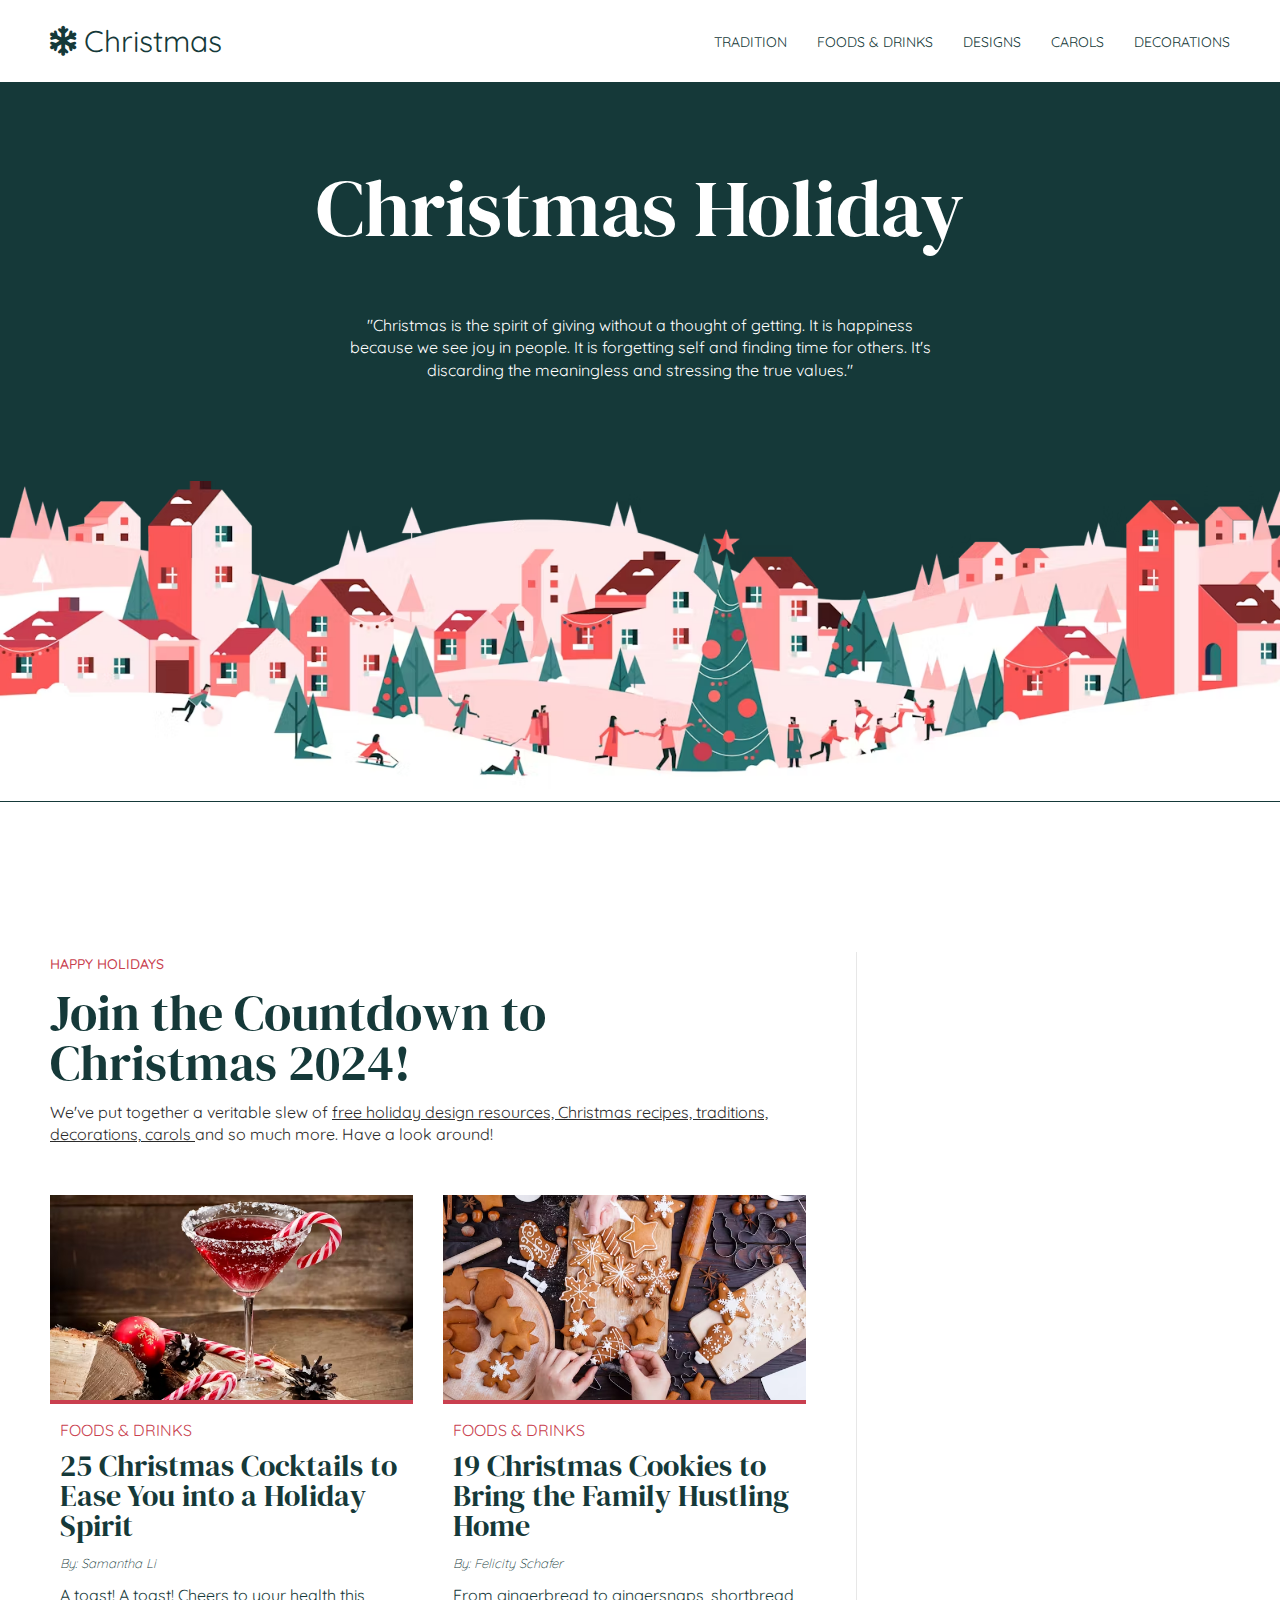
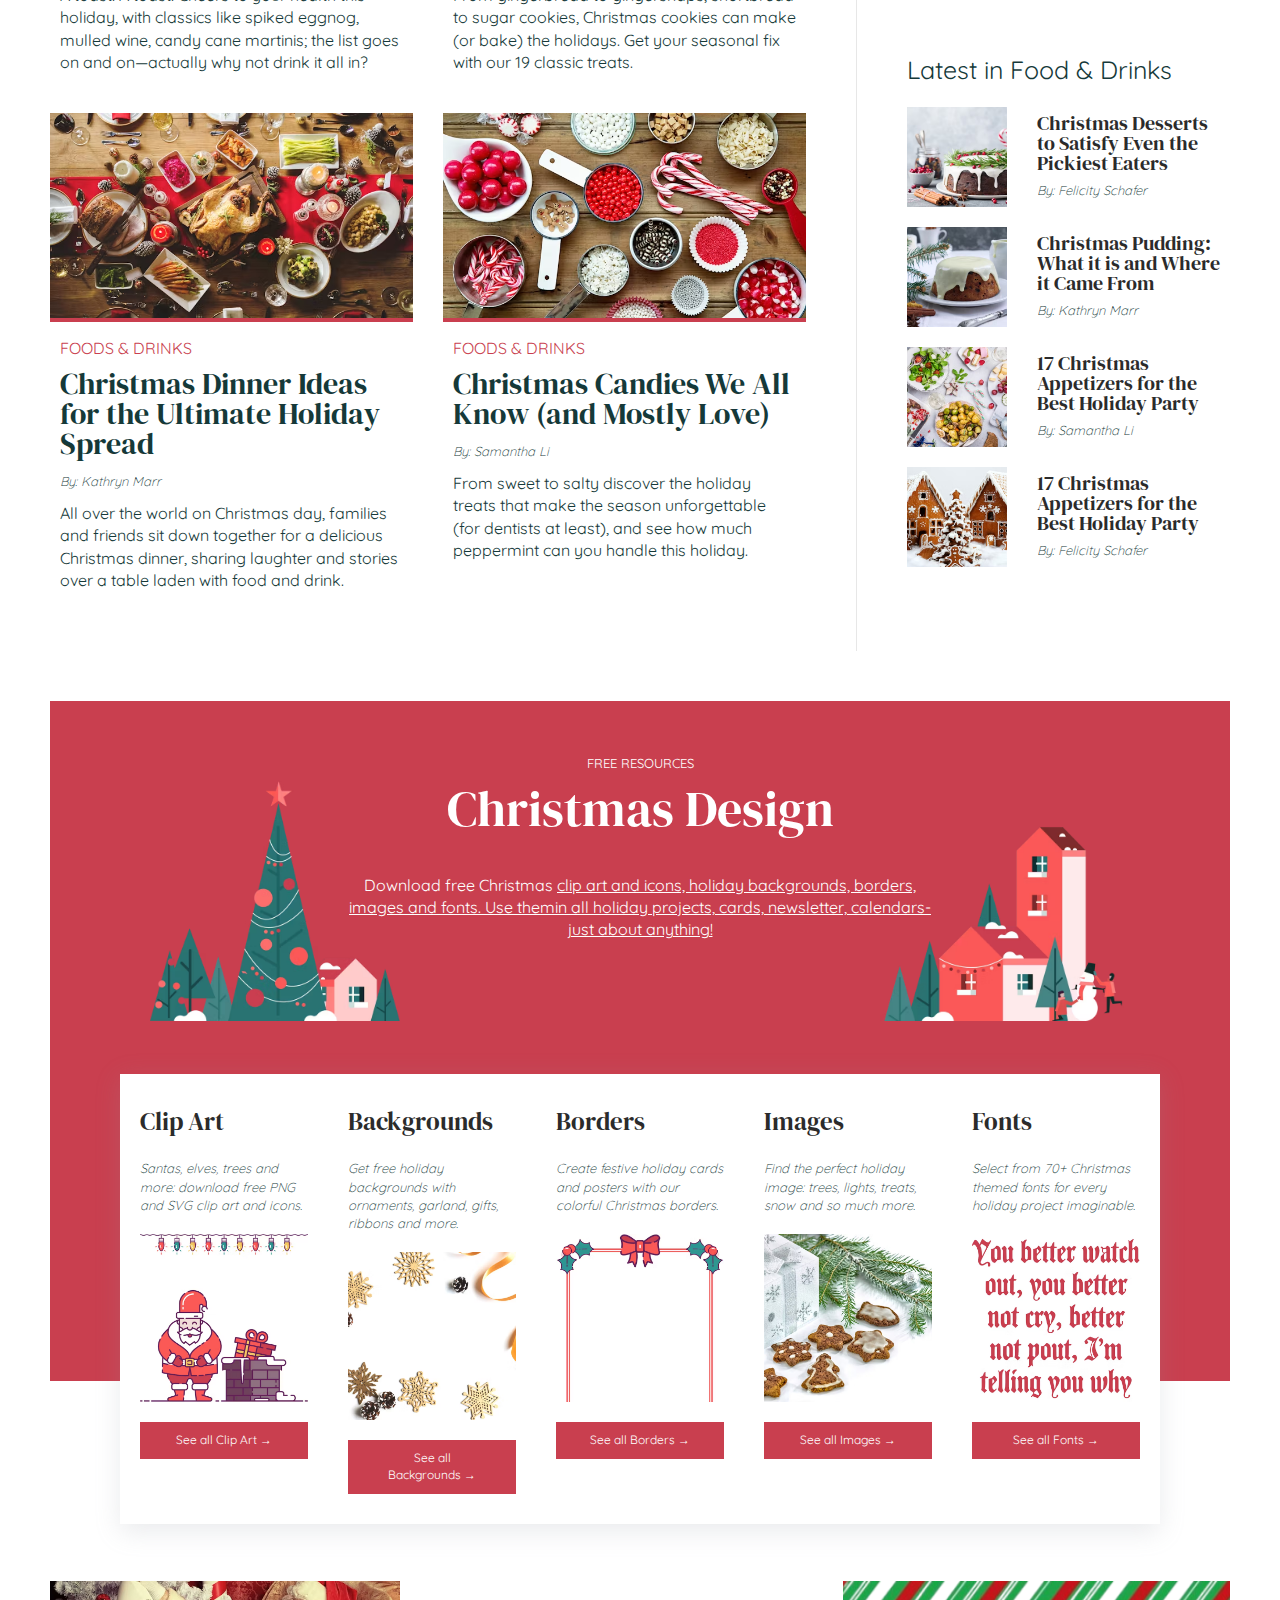
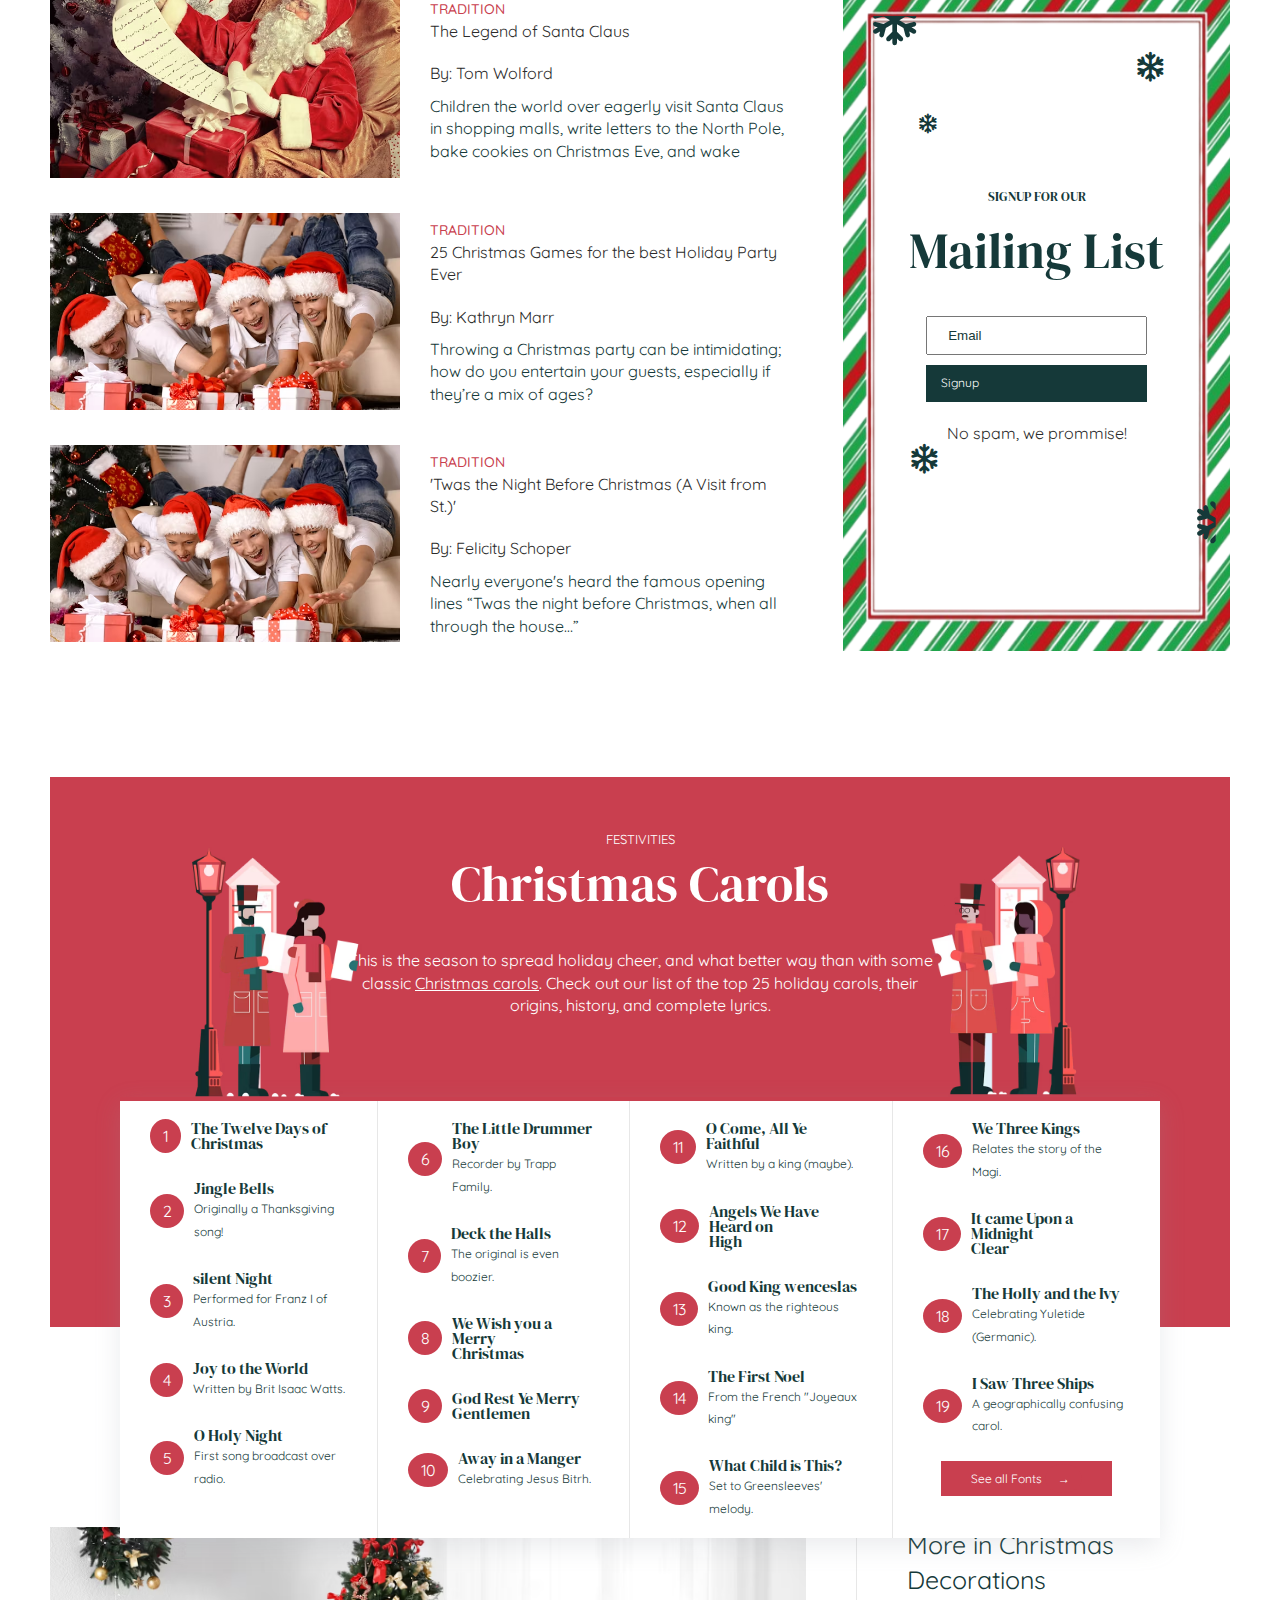
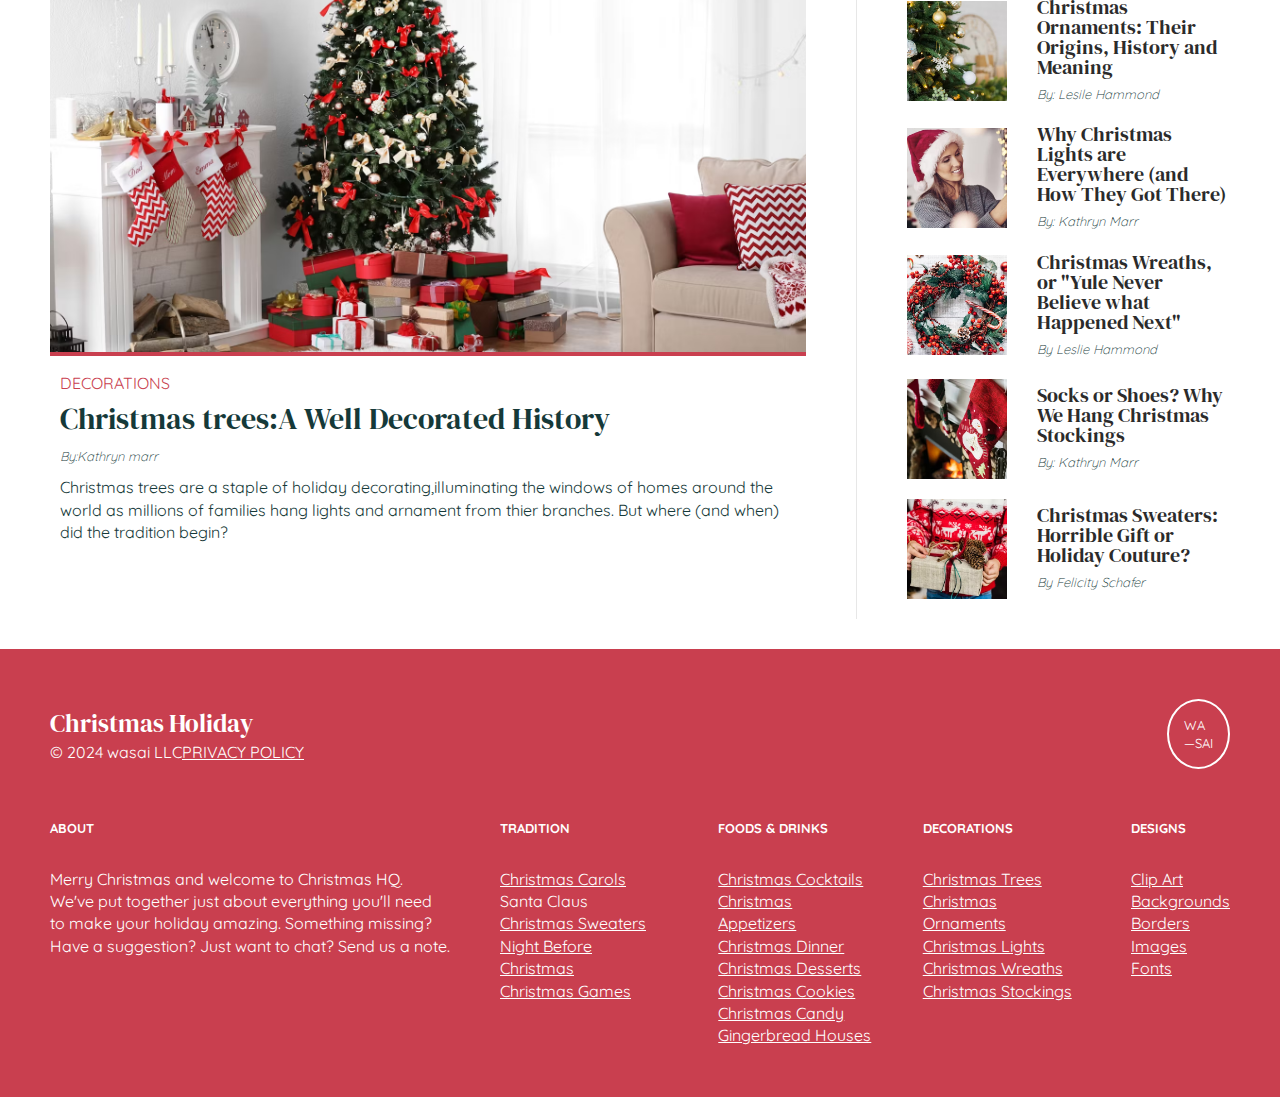
<file: index.html>
<!DOCTYPE html>
<html lang="en">
<head>
    <meta charset="UTF-8">
    <meta name="viewport" content="width=device-width, initial-scale=1.0">
    <title>Christmas Holiday</title>
    <link rel="icon" href="./IMG/logo.jpg" />
    <link rel="stylesheet" href="./style.css">
    <link rel="stylesheet" href="https://cdnjs.cloudflare.com/ajax/libs/font-awesome/6.7.1/css/all.min.css">
</head>
<body>
    <!-- HEADER  -->
    <header class="header">
      <div class="container">
          <div class="header__wrapper">
              <div class="header__logo">
                  <a href="./index.html"><i class="fa-solid fa-snowflake"></i> Christmas</a>
              </div>
              <ul class="header__nav">
                <li><a href="./tradition.html" >Tradition</a></li>
                <li><a href="./foods&drinks.html">Foods & Drinks</a></li>
                <li><a href="./design.html">Designs</a></li>
                <li><a href="./carols.html">Carols</a></li>
                <li><a href="./decor.html">Decorations</a></li>
              </ul>
              <div class="toggle__menu">
                <span></span>
                <span></span>
                <span></span>
              </div>
          </div>
      </div>
    </header>

    <!-- BANNER -->
    <section class="homeBanner">
        <div class="homeBanner__wrapper">
            <h1>Christmas Holiday</h1>
            <p>
                "Christmas is the spirit of giving without a thought of getting. It is
          happiness because we see joy in people. It is forgetting self and
          finding time for others. It's discarding the meaningless and stressing
          the true values."
  
            </p>        
            <img src="./IMG/banner.avif" alt="">
        </div>
    </section>
<!-- HOLIDAY -->
<section class="homeHoliday">
    <div class="container">
      <div class="homeHoliday__wrapper">
        <div class="homeHoliday__left">
          <small>HAPPY HOLIDAYS</small>
          <h2>Join the Countdown to Christmas 2024!</h2>
          <p>
            We've put together a veritable slew of
            <span
              >free holiday design resources, Christmas recipes, traditions,
              decorations, carols
            </span>
            and so much more. Have a look around!
          </p>
          <div class="homeHoliday__cards">
            <div class="card">
              <img src="./IMG/christmas-cocktails.avif" alt="" />
              <div class="card__details">
                <span>FOODS & DRINKS</span>
                <h3>
                  25 Christmas Cocktails to Ease You into a Holiday Spirit
                </h3>
                <small>By: Samantha Li</small>
                <p>
                  A toast! A toast! Cheers to your health this holiday, with
                  classics like spiked eggnog, mulled wine, candy cane
                  martinis; the list goes on and on—actually why not drink it
                  all in?
                </p>
              </div>
            </div>
            <div class="card">
              <img src="./IMG/christmas-cookies.avif" alt="" />
              <div class="card__details">
                <span>FOODS & DRINKS</span>
                <h3>
                  19 Christmas Cookies to Bring the Family Hustling Home
                </h3>
                <small>By: Felicity Schafer</small>
                <p>
                  From gingerbread to gingersnaps, shortbread to sugar
                  cookies, Christmas cookies can make (or bake) the holidays.
                  Get your seasonal fix with our 19 classic treats.
                </p>
              </div>
            </div>
            <div class="card">
              <img src="./IMG/christmas-dinner.avif" alt="" />
              <div class="card__details">
                <span>FOODS & DRINKS</span>
                <h3>
                  Christmas Dinner Ideas for the Ultimate Holiday Spread
                </h3>
                <small>By: Kathryn Marr</small>
                <p>
                  All over the world on Christmas day, families and friends
                  sit down together for a delicious Christmas dinner, sharing
                  laughter and stories over a table laden with food and drink.
                </p>
              </div>
            </div>
            <div class="card">
              <img src="./IMG/christmas-candy.avif" alt="" />
              <div class="card__details">
                <span>FOODS & DRINKS</span>
                <h3>Christmas Candies We All Know (and Mostly Love)</h3>
                <small>By: Samantha Li</small>
                <p>
                  From sweet to salty discover the holiday treats that make
                  the season unforgettable (for dentists at least), and see
                  how much peppermint can you handle this holiday.
                </p>
              </div>
            </div>
          </div>
        </div>
        <div class="homeHoliday__right">
          <h4>Latest in Food & Drinks</h4>
          <div class="item">
            <img src="./IMG/christmas-desserts.avif" alt="" />
            <div class="item__details">
              <h5>Christmas Desserts to Satisfy Even the Pickiest Eaters</h5>
              <small>By: Felicity Schafer</small>
            </div>
          </div>
          <div class="item">
            <img src="./IMG/christmas-pudding.avif" alt="" />
            <div class="item__details">
              <h5>Christmas Pudding: What it is and Where it Came From</h5>
              <small>By: Kathryn Marr</small>
            </div>
          </div>
          <div class="item">
            <img src="./IMG/christmas-appetizers.avif" alt="" />
            <div class="item__details">
              <h5>17 Christmas Appetizers for the Best Holiday Party</h5>
              <small>By: Samantha Li</small>
            </div>
          </div>
          <div class="item">
            <img src="./IMG/gingerbread-houses.avif" alt="" />
            <div class="item__details">
              <h5>17 Christmas Appetizers for the Best Holiday Party</h5>
              <small>By: Felicity Schafer</small>
            </div>
          </div>
        </div>
      </div>
    </div>
  </section>

  <!-- DESIGN -->
   <section class="homeDesign">
    <div class="container">
        <div class="homeDesign__wrapper">
            <div class="homeDesign__details">
                <small>FREE RESOURCES</small>
                <H2>Christmas Design</H2>
                <p>Download free Christmas 
                <span>clip art and icons, holiday backgrounds,
                      borders, images
                    <span>
                        and <span>fonts</span>. Use themin all holiday projects,
                        cards, newsletter, calendars-just about anything!
                </p>
            </div>
            <div class="homeDesign__img">
                <img src="./IMG/christmas-designs-left.avif" alt="" />
                <img src="./IMG/christmas-designs-right.avif" alt="" />
            </div>
            <div class="homeDesign__content">
                <div class="homeDesign__card">
                    <h4>Clip Art</h4>
                    <small>
                        Santas, elves, trees and more: download free PNG and SVG clip
                        art and icons.
                    </small>
                    <img src="./IMG/christmas-designs-clip-art.avif" alt="">
                    <a href="" class="btn bg--red"> See all Clip Art <span>&#8594;</span></a>
                </div>
                <div class="homeDesign__card">
                    <h4>Backgrounds</h4>
                    <small>
                        Get free holiday backgrounds with ornaments, garland, gifts,
                        ribbons and more.
                    </small>
                    <img src="./IMG/christmas-designs-backgrounds.avif" alt="">
                    <a href="" class="btn bg--red"> See all Backgrounds <span>&#8594;</span></a>
                </div>
                <div class="homeDesign__card">
                    <h4>Borders</h4>
                    <small>
                        Create festive holiday cards and posters with our colorful
                        Christmas borders.
                    </small>
                    <img src="./IMG/christmas-designs-borders.avif" alt="">
                    <a href="" class="btn bg--red"> See all Borders <span>&#8594;</span></a>
                </div>
                <div class="homeDesign__card">
                    <h4>Images</h4>
                    <small>
                        Find the perfect holiday image: trees, lights, treats, snow and
                        so much more.
                    </small>
                    <img src="./IMG/christmas-designs-images.avif" alt="">
                    <a href="" class="btn bg--red"> See all Images <span>&#8594;</span></a>
                </div>
                <div class="homeDesign__card">
                    <h4>Fonts</h4>
                    <small>
                        Select from 70+ Christmas themed fonts for every holiday
                        project imaginable.
                    </small>
                    <img src="./IMG/christmas-designs-fonts.avif" alt="">
                    <a href="" class="btn bg--red"> See all Fonts <span>&#8594;</span></a>
                </div>
            </div>
        </div>
    </div>
   </section>

   <!-- TRADITION -->
    <section class="homeTradition">
        <div class="container">
            <div class="homeTradition__wrapper">
                <div class="homeTradition__content">
                    <div class="homeTradition__item">
                        <img src="./IMG/santa-claus.avif" alt="" />
                        <div class="homeTradition__item--details">
                            <div class="homeTradition__item--title">
                                <span>TRADITION</span>
                                <H4>The Legend of Santa Claus</H4>
                            </div>
                            <small>By: Tom Wolford</small>
                            <p>
                                Children the world over eagerly visit Santa Claus in shopping
                                malls, write letters to the North Pole, bake cookies on
                                Christmas Eve, and wake
                            </p>
                        </div>
                    </div>
                    <div class="homeTradition__item">
                        <img src="./IMG/christmas-games.avif" alt="" />
                        <div class="homeTradition__item--details">
                            <div class="homeTradition__item--title">
                                <span>TRADITION</span>
                                <H4>25 Christmas Games for the best Holiday Party Ever </H4>
                            </div>
                            <small>By: Kathryn Marr</small>
                            <p>
                                Throwing a Christmas party can be intimidating; how do you
                                entertain your guests, especially if they’re a mix of ages?
                            </p>
                        </div>
                    </div>
                    <div class="homeTradition__item">
                        <img src="./IMG/christmas-games.avif" alt="" />
                        <div class="homeTradition__item--details">
                            <div class="homeTradition__item--title">
                                <span>TRADITION</span>
                                <h4>'Twas the Night Before Christmas (A Visit from St.)'</h4>
                            </div>
                            <small>By: Felicity Schoper</small>
                            <p>
                                Nearly everyone's heard the famous opening lines “Twas the
                                night before Christmas, when all through the house…”

                            </p>
                        </div>
                    </div>
                </div>
                <div class="homeTradition__mail">
                    <div class="homeTradition__flakes">
                        <span class="flakes-1">
                            <i class="fa-regular fa-snowflake"></i>
                        </span>
                        <span class="flakes-2">
                            <i class="fa-regular fa-snowflake"></i>
                        </span>
                        <span class="flakes-3">
                            <i class="fa-regular fa-snowflake"></i>
                        </span>
                        <span class="flakes-4">
                            <i class="fa-regular fa-snowflake"></i>
                        </span>
                        <span class="flakes-5">
                            <i class="fa-regular fa-snowflake"></i>
                        </span>
                    </div>
                    <small>SIGNUP FOR OUR</small>
                    <h2>Mailing List</h2>
                    <div class="homeTradition__mail--info">
                        <input type="text" placeholder="Email" />
                        <a href="" class="btn bg--green">Signup</a>
                    </div>
                    <p>No spam, we prommise!</p>
                </div>
            </div>
        </div>
    </section>
    <!-- CAROLS -->
     <section class="homeCarols">
      <div class="container">
        <div class="homeCarols__wrapper">
          <div class="homeCarols__details">
            <small>FESTIVITIES</small>
            <h2>Christmas Carols</h2>
            <p>
              This is the season to spread holiday cheer, and what better way
              than with some classic <span>Christmas carols</span>. Check out
              our list of the top 25 holiday carols, their origins, history, and
              complete lyrics.
            </p>

          </div>
          <div class="homeCarols__img">
            <img src="./IMG/christmas-carols-left.avif" alt="">
            <img src="./IMG/christmas-carols-right.avif" alt="">
          </div>
          <div class="homeCarols__content">
            <div class="homeCarols__item">
              <ul>
                <li><span>1</span></li>
                <li>
                  <p>The Twelve Days of <br />
                   Christmas
                  </p></li>
              </ul>
              <ul>
                <li><span>2</span></li>
                <li>
                  <p>Jingle Bells</p>
                  <small>Originally a Thanksgiving song!</small>
                </li>
              </ul>
              <ul>
                <li><span>3</span></li>
                <li>
                  <p>silent Night</p>
                  <small>Performed for Franz I of Austria.</small>
                </li>
              </ul>
              <ul>
                <li><span>4</span></li>
                <li>
                  <p>Joy to the World</p>
                  <small>Written by Brit Isaac Watts.</small>
                </li>
              </ul>
              <ul>
                <li><span>5</span></li>
                <li>
                  <p>O Holy Night</p>
                  <small>First song broadcast over radio.</small>
                </li>
              </ul>
            </div>
            <div class="homeCarols__item">
              <ul>
                <li><span>6</span></li>
                <li>
                  <p>The Little Drummer Boy</p>
                  <small>Recorder by Trapp Family.</small>
                </li>
              </ul>
              <ul>
                <li><span>7</span></li>
                <li>
                  <p>Deck the Halls</p>
                  <small>The original is even boozier.</small>
                </li>
              </ul>
              <ul>
                <li><span>8</span></li>
                <li>
                  <p>We Wish you a Merry <br />
                    Christmas
                  </p>
                </li>
              </ul>
              <ul>
                <li><span>9</span></li>
                <li>
                  <p>God Rest Ye Merry <br />
                    Gentlemen
                  </p>
                </li>
              </ul>
              <ul>
                <li><span>10</span></li>
                <li>
                  <p>Away in a Manger</p>
                  <small>Celebrating Jesus Bitrh.</small>
                </li>
              </ul>
            </div>
            <div class="homeCarols__item">
              <ul>
                <li><span>11</span></li>
                <li>
                  <p>O Come, All Ye Faithful</p>
                <small>Written by a king (maybe).</small>
              </li>
              </ul>
              <ul>
                <li><span>12</span></li>
                <li>
                  <p>Angels We Have Heard on <br />
                    High
                  </p>
                </li>
              </ul>
              <ul>
                <li><span>13</span></li>
                <li>
                  <p>Good King wenceslas</p>
                  <small>Known as the righteous king.</small>
                </li>
              </ul>
              <ul>
                <li><span>14</span></li>
                <li>
                  <p>The First Noel</p>
                  <small>From the French "Joyeaux king"</small>
                </li>
              </ul>
              <ul>
                <li><span>15</span></li>
                <li>
                  <p>What Child is This?</p>
                  <small>Set to Greensleeves' melody.</small>
                </li>
              </ul>
            </div>
            <div class="homeCarols__item">
              <ul>
                <li><span>16</span></li>
                <li>
                  <p>We Three Kings</p>
                <small>Relates the story of the Magi.</small>
              </li>
              </ul>
              <ul>
                <li><span>17</span></li>
                <li>
                  <p>It came Upon a Midnight <br />
                    Clear
                  </p>
                </li>
              </ul>
              <ul>
                <li><span>18</span></li>
                <li>
                  <p>The Holly and the Ivy</p>
                  <small>Celebrating Yuletide (Germanic).</small>
                </li>
              </ul>
              <ul>
                <li><span>19</span></li>
                <li>
                  <p>I Saw Three Ships</p>
                  <small>A geographically confusing carol.</small>
                </li>
              </ul>
              <a href="" class="btn bg--red"> See all Fonts <span>&#8594;</span></a>
            </div>
          </div>
        </div>
      </div>
     </section>
     <!-- DECORATION -->
       <section>
        <div class="homeDecorations">
          <div class="container">
            <div class="homeDecorations__wrapper">
              <div class="homeDecorations__left">
                <div class="card">
                  <img src="./IMG/christmas-trees.avif" alt="" />
                  <div class="card__details">
                    <span>DECORATIONS</span>
                    <h3>
                      Christmas trees:A Well Decorated History
                    </h3>
                    <small>By:Kathryn marr</small>
                    <p>
                      Christmas trees are a staple of holiday decorating,illuminating the windows of homes around the world as
                      millions of families hang lights and arnament from thier branches. But where (and when) did the tradition
                      begin? 
                    </p></div>
                  </div> </div>
                      <div class="homeDecorations__right">
                        <h4>More in Christmas Decorations</h4>
                        <div class="item">
                          <img src="./IMG/christmas-ornaments.avif" alt="" />
                          <div class="item__details">
                            <h5>Christmas Ornaments: Their Origins, History and Meaning</h5>
                            <small>By: Lesile Hammond</small>
                          </div>
                        </div>
                        <div class="item">
                          <img src="./IMG/christmas-lights.avif" alt="" />
                          <div class="item__details">
                            <h5>Why Christmas Lights are Everywhere (and How They Got There)</h5>
                            <small>By: Kathryn Marr</small>
                          </div>
                        </div>
                        <div class="item">
                          <img src="./IMG/christmas-wreaths.avif" alt="" />
                          <div class="item__details">
                            <h5>Christmas Wreaths, or "Yule Never Believe what Happened Next"</h5>
                            <small>By Leslie Hammond</small>
                          </div>
                        </div>
                        <div class="item">
                          <img src="./IMG/christmas-stockings.avif" alt="" />
                          <div class="item__details">
                            <h5>Socks or Shoes? Why We Hang Christmas Stockings</h5>
                            <small>By: Kathryn Marr</small>
                          </div>
                        </div>  <div class="item">
                          <img src="./IMG/christmas-sweaters.avif" alt="" />
                          <div class="item__details">
                            <h5>Christmas Sweaters: Horrible Gift or Holiday Couture?</h5>
                            <small>By Felicity Schafer</small>
                          </div>
                        </div>
                        </div>
       </section>

        <!-- FOOTER -->
         <footer class="footer">
          <div class="container">
            <div class="footer__wrapper">
              <div class="footer__top">
                <ul>
                  <li><h4>Christmas Holiday</h4></li>
                  <li>© 2024 wasai LLC<span>Privacy Policy</span></li>
                </ul>
                <p>WA<br />
                  —SAI
                </p>
              </div>
              <div class="footer__links">
                <ul>
                  <li><small>ABOUT</small></li>
                  <li><P>
                    Merry Christmas and welcome to Christmas HQ. We've put
                  together just about everything you'll need to make your
                  holiday amazing. Something missing? Have a suggestion? Just
                  want to chat? Send us a note.
                  </P>
                </li>
                </ul>
                <div class="footer__links--a">
                  <ul>
                    <li><small>TRADITION</small></li>
                    <li><a href="">Christmas Carols</a></li>
                    <li><a href=""></a>Santa Claus</li>
                    <li><a href="">Christmas Sweaters</a></li>
                    <li><a href="">Night Before Christmas</a></li>
                    <li><a href="">Christmas Games</a></li>
                  </ul>
                  <ul>
                    <li><small>FOODS & DRINKS</small></li>
                    <li><a href="">Christmas Cocktails</a></li>
                    <li><a href="">Christmas Appetizers</a></li>
                    <li><a href="">Christmas Dinner</a></li>
                    <li><a href="">Christmas Desserts</a></li>
                    <li><a href="">Christmas Cookies</a></li>
                    <li><a href="">Christmas Candy</a></li>
                    <li><a href="">Gingerbread Houses</a></li>
                  </ul>
                </div>
                <div class="footer__links--b">
                  <ul>
                    <li><small>DECORATIONS</small></li>
                    <li><a href="">Christmas Trees</a></li>
                    <li><a href="">Christmas Ornaments</a></li>
                    <li><a href="">Christmas Lights</a></li>
                    <li><a href="">Christmas Wreaths</a></li>
                    <li><a href="">Christmas Stockings</a></li>
                  </ul>
                  <ul>
                    <li><small>DESIGNS</small></li>
                    <li><a href="">Clip Art</a></li>
                    <li><a href="">Backgrounds</a></li>
                    <li><a href="">Borders</a></li>
                    <li><a href="">Images</a></li>
                    <li><a href="">Fonts</a></li>
                  </ul>
                </div>
              </div>

            </div>
          </div>
         </footer>

         <script src="./toogle__menu.js"></script>
</body>
</html>
</file>
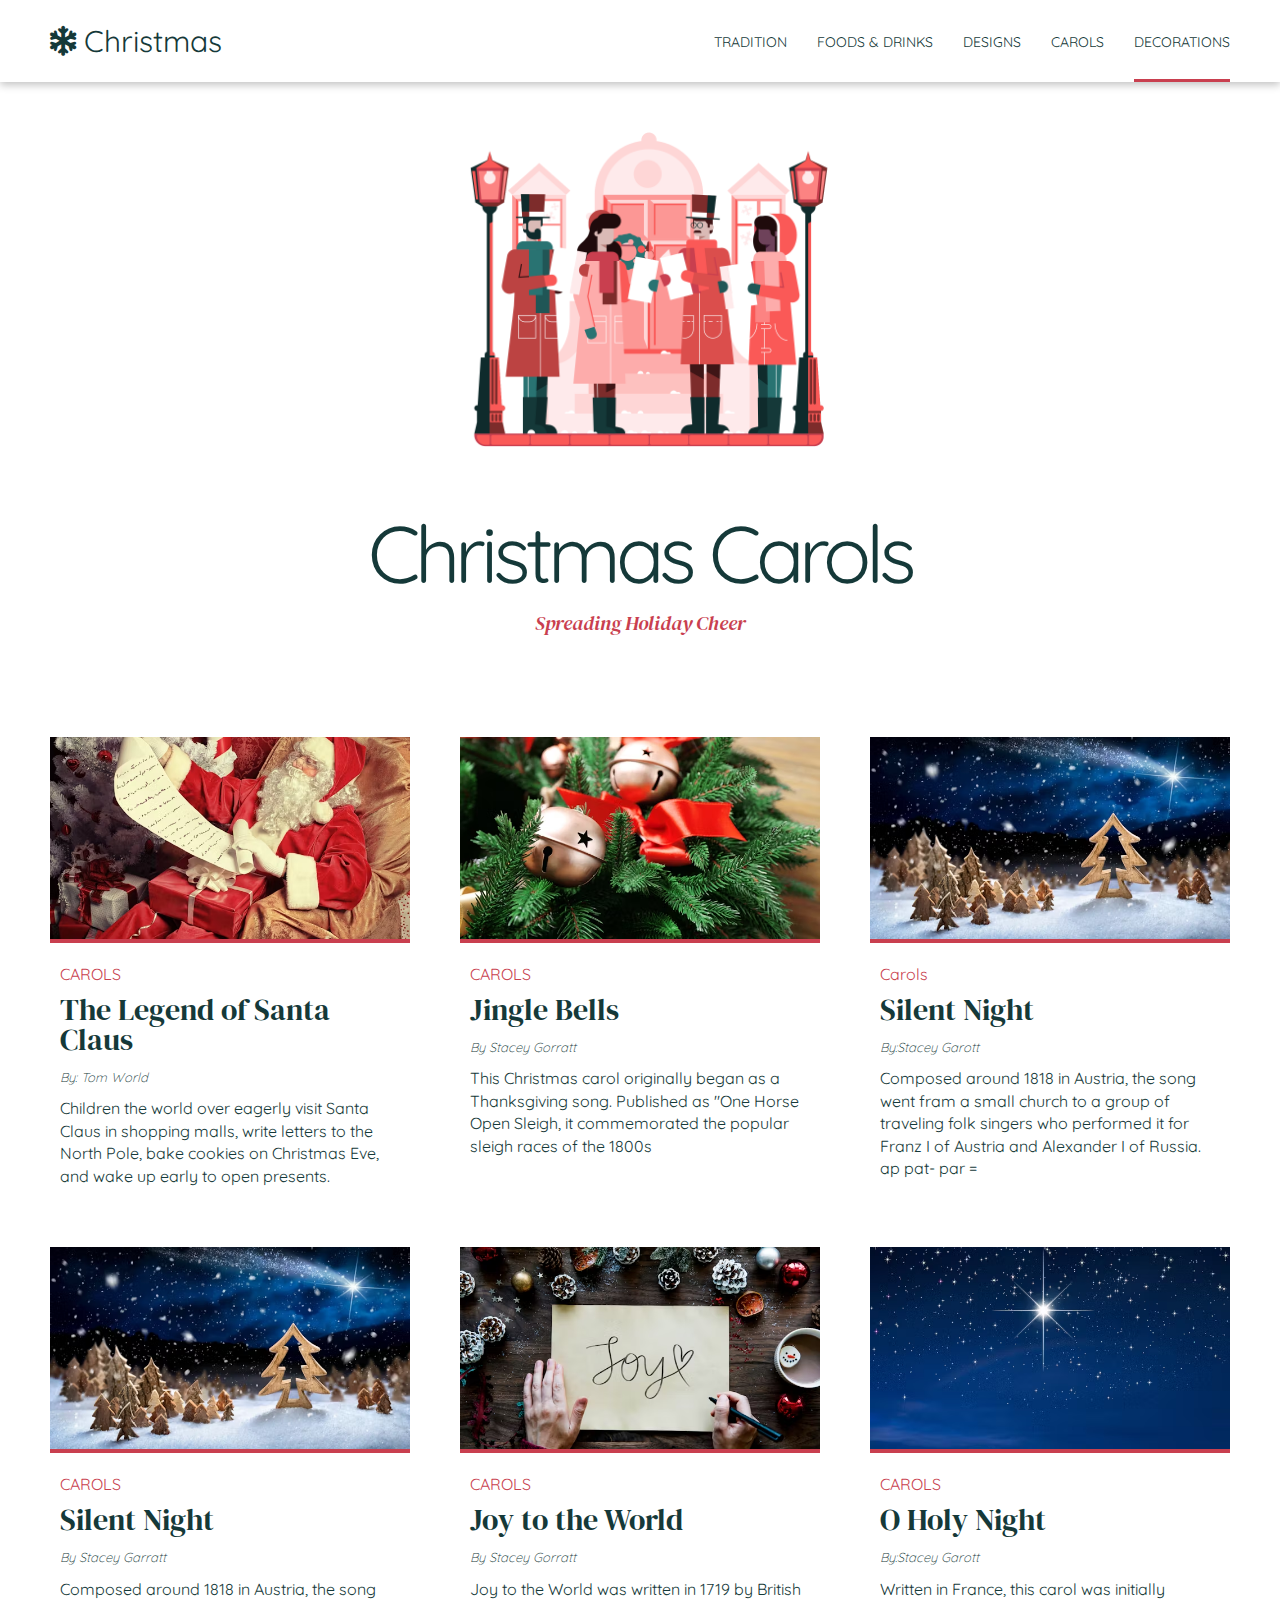
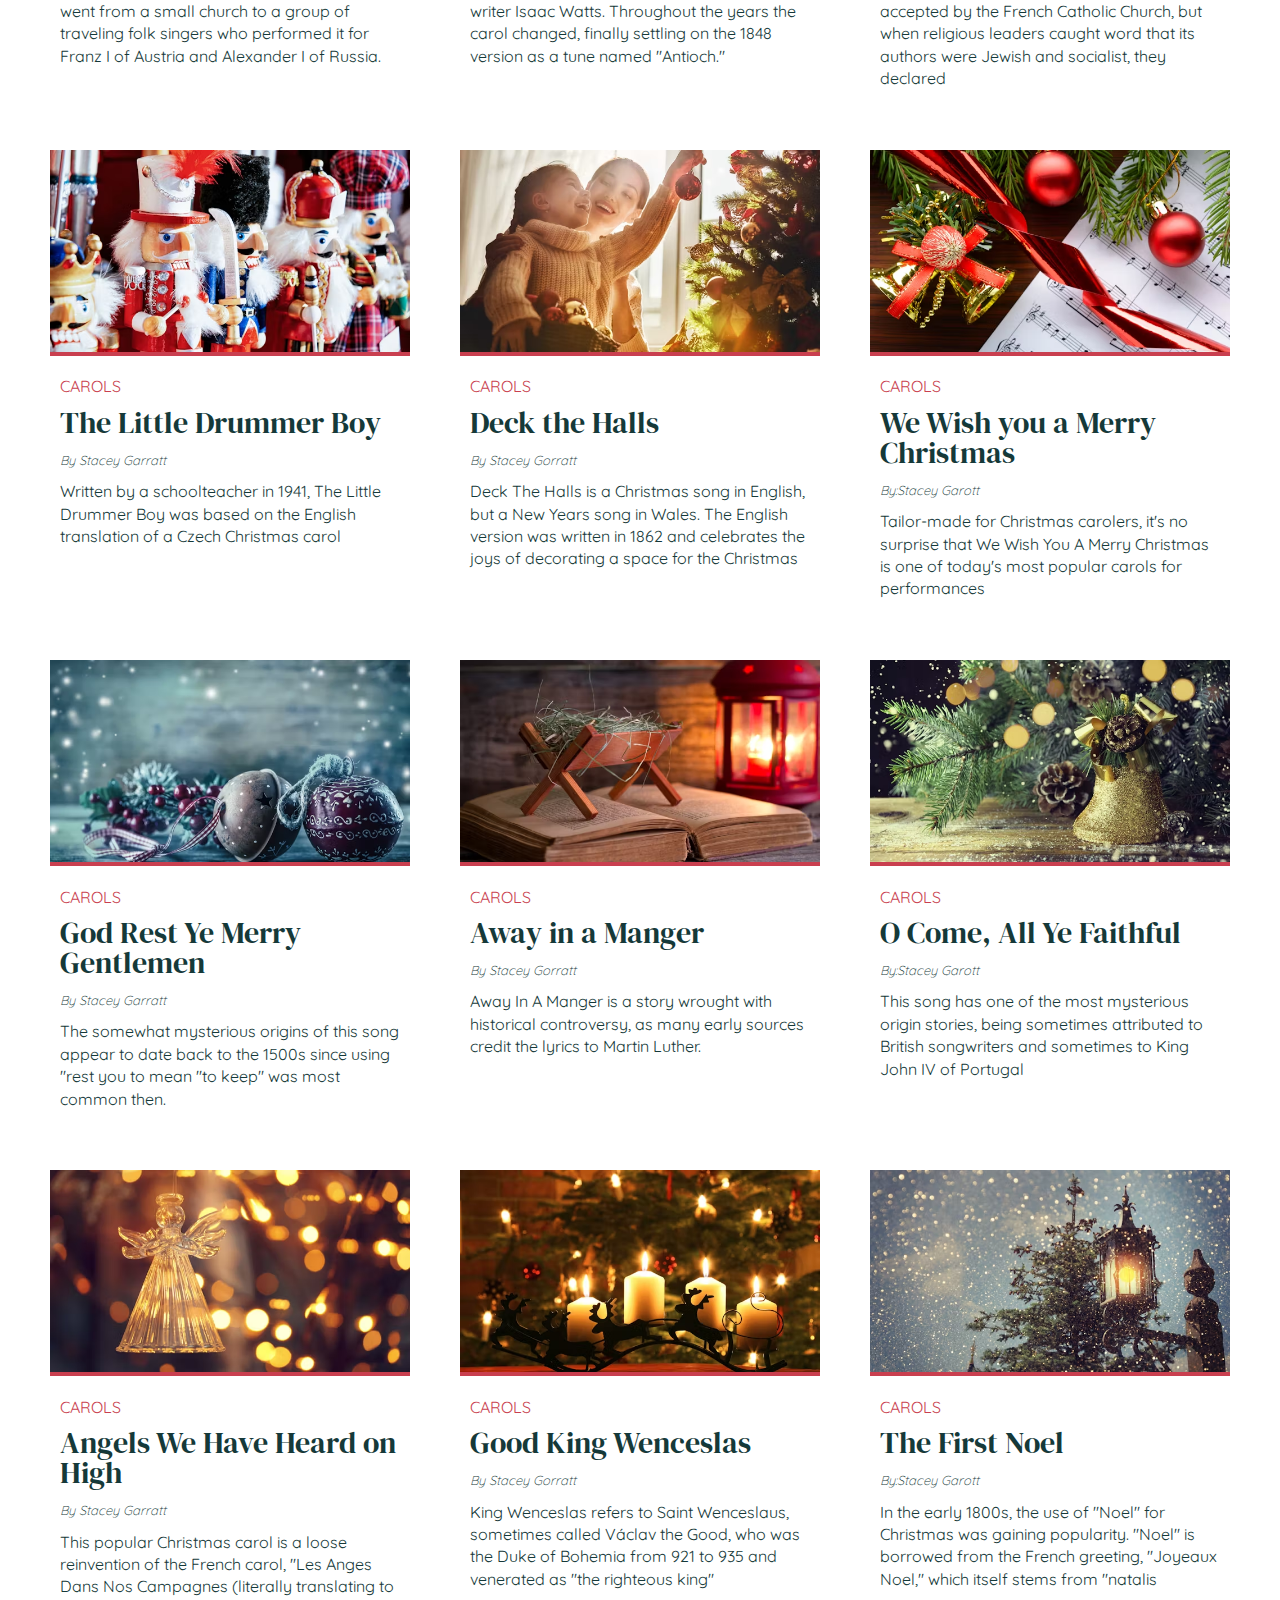
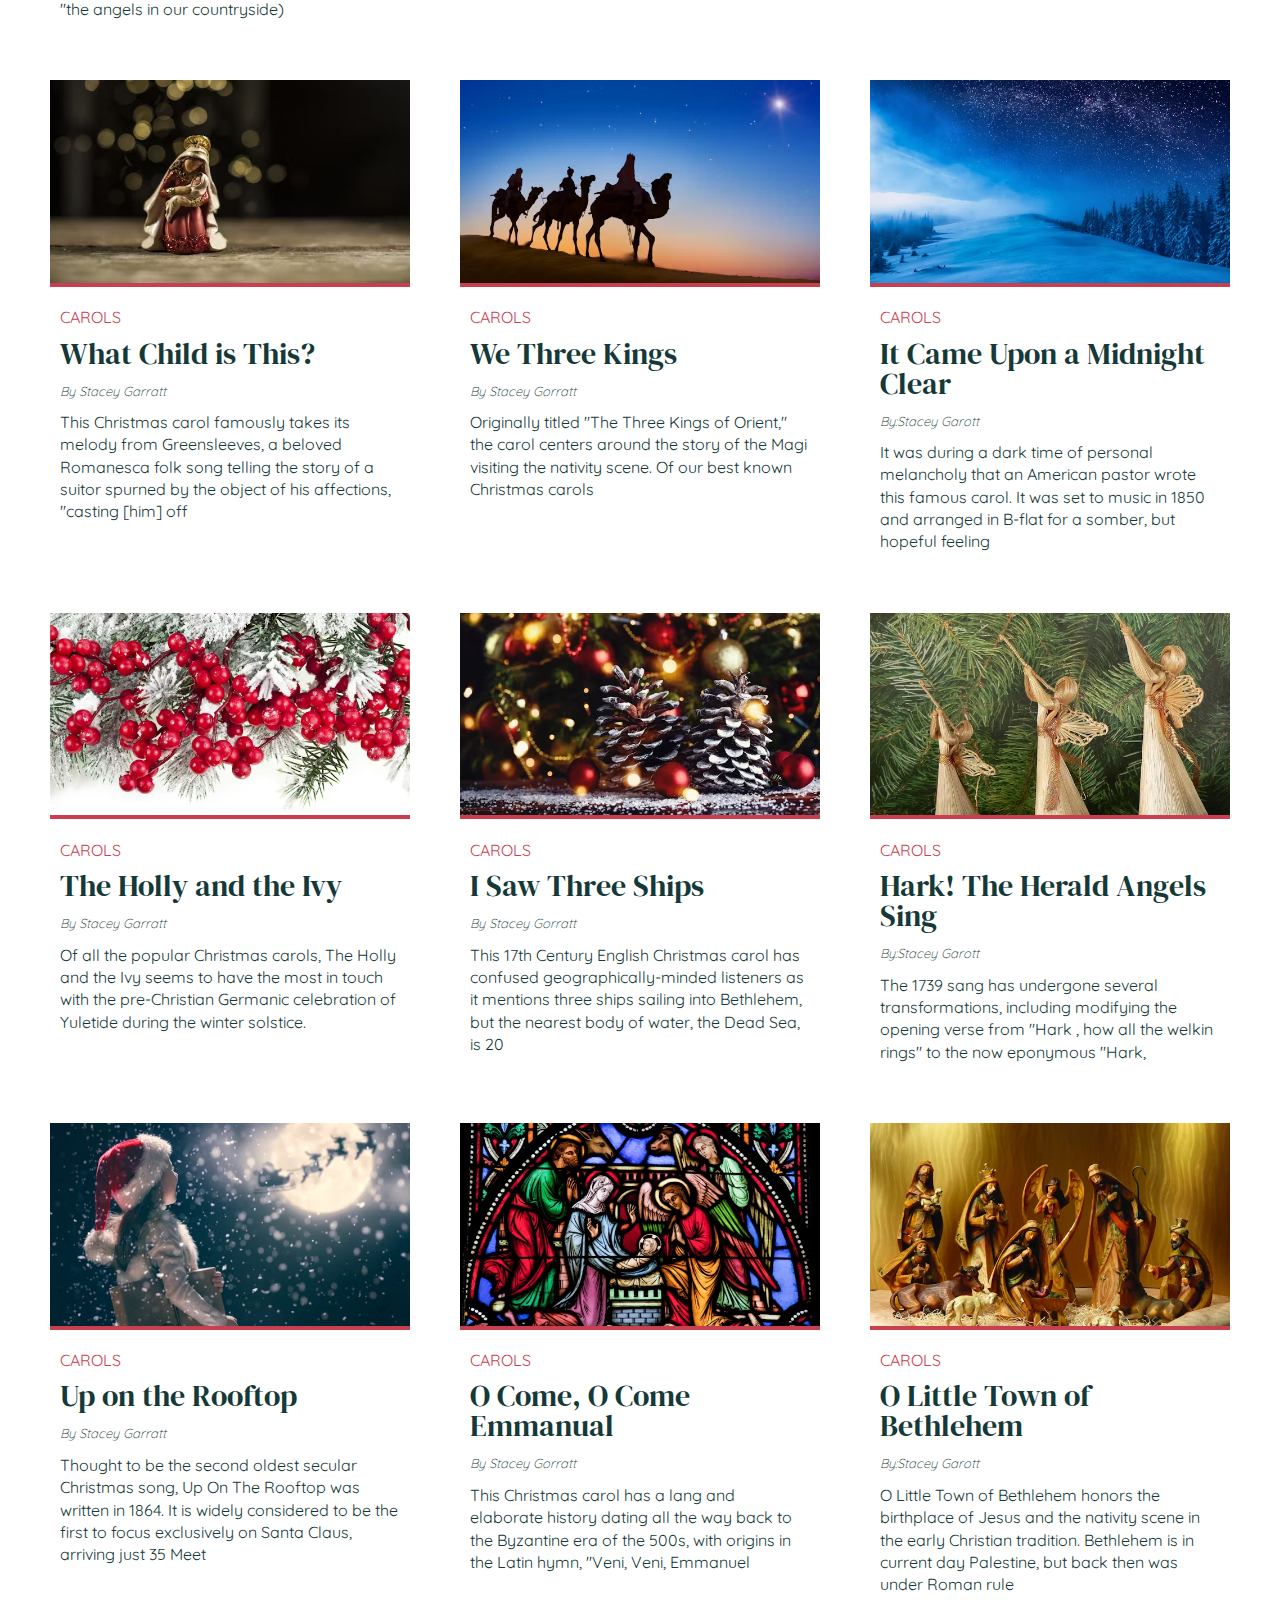
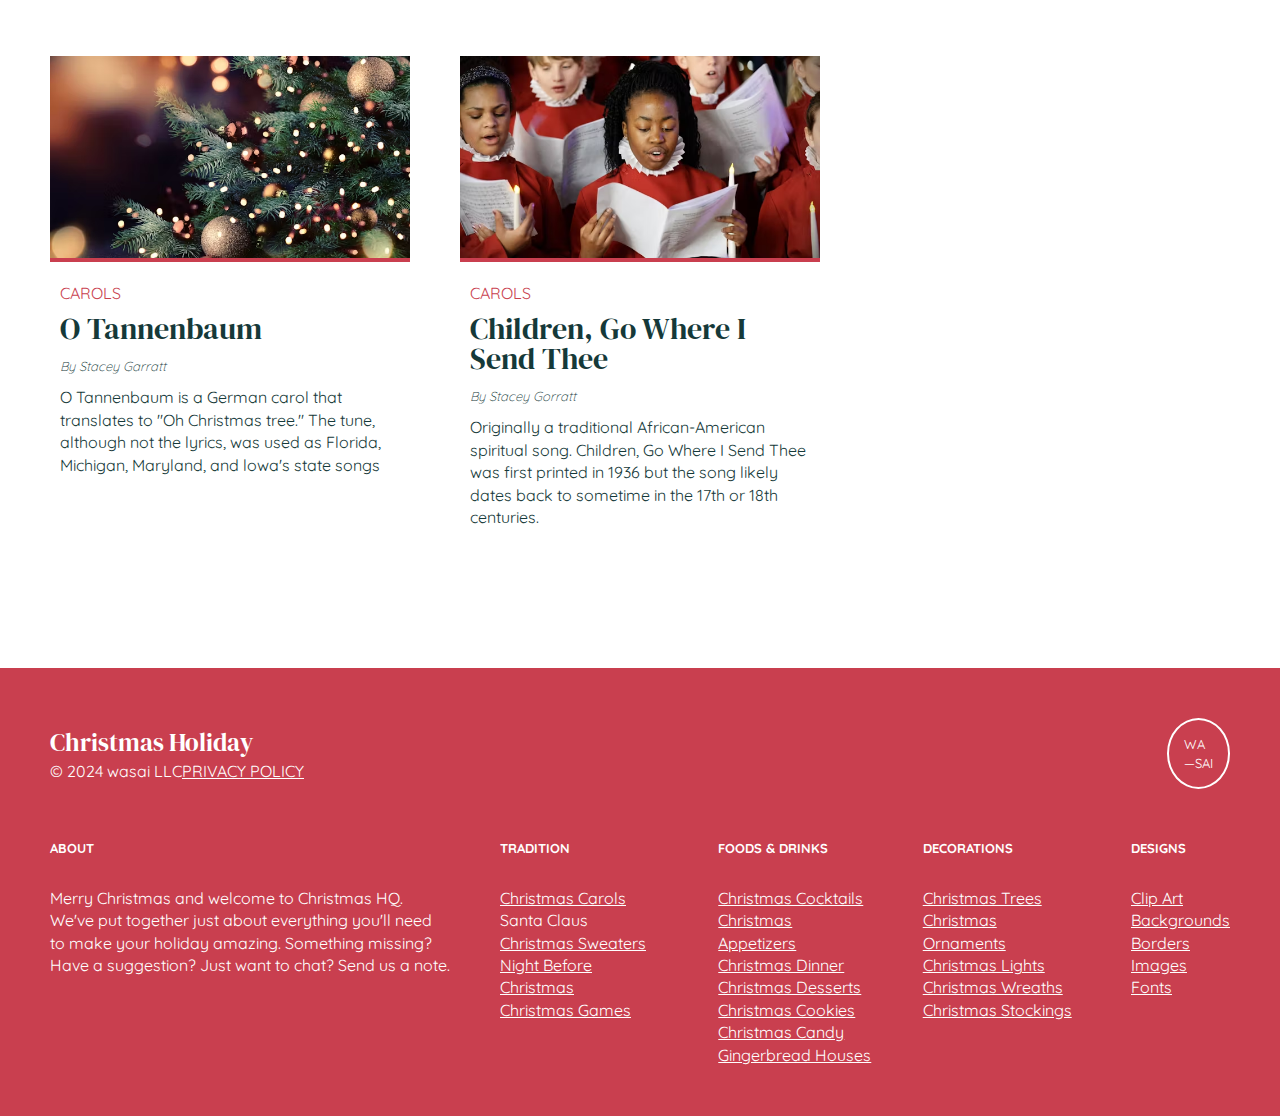
<file: carols.html>
<!DOCTYPE html>
<html lang="en">
<head>
    <meta charset="UTF-8">
    <meta name="viewport" content="width=device-width, initial-scale=1.0">
    <title>Christmas Holiday</title>
    <link rel="icon" href="./IMG/logo.jpg" />
    <link rel="stylesheet" href="./style.css">
    <link rel="stylesheet" href="https://cdnjs.cloudflare.com/ajax/libs/font-awesome/6.7.1/css/all.min.css">
</head>
<body>
    <!-- HEADER  -->
    <header class="header">
      <div class="container">
          <div class="header__wrapper">
              <div class="header__logo">
                  <a href="./index.html"><i class="fa-solid fa-snowflake"></i> Christmas</a>
              </div>
              <ul class="header__nav">
                <li><a href="./tradition.html">Tradition</a></li>
                <li><a href="./foods&drinks.html">Foods & Drinks</a></li>
                <li><a href="./design.html">Designs</a></li>
                <li><a href="./carols.html">Carols</a></li>
                <li><a href="./decor.html" class="active">Decorations</a></li>
              </ul>
              <div class="toggle__menu">
                <span></span>
                <span></span>
                <span></span>
              </div>
          </div>
      </div>
    </header>

<!-- CAROLS BANNER -->
<section class="carolsBanner">
    <div class="container">
        <div class="carolsBanner__wrapper">
          <img src="./IMG/christmas-carols.png" alt="" />
            <h1>Christmas Carols</h1>
              <h5>
                Spreading Holiday Cheer
              </h5>
        <div class="carolsBanner__card">
          <div class="card">
            <img src="./IMG/santa-claus.avif" alt="" />
            <div class="card__details">
              <span>CAROLS</span>
              <h3>The Legend of Santa Claus</h3>
              <small>By: Tom World</small>
              <p>
                Children the world over eagerly visit Santa Claus in shopping
                malls, write letters to the North Pole, bake cookies on
                Christmas Eve, and wake up early to open presents.
              </p>
            </div>
          </div>
          <div class="card">
            <img src="./IMG/jingle-bells.avif" alt="" />
            <div class="card__details">
              <span>CAROLS</span>
              <h3>Jingle Bells</h3>
              <small>By Stacey Gorratt</small>
              <p>
                This Christmas carol originally began as a Thanksgiving song. 
                Published as "One Horse Open Sleigh,
                it commemorated the popular sleigh races of the 1800s
              </p>
            </div>
          </div>
          <div class="card">
            <img src="./IMG/silent-night.avif" alt="" />
            <div class="card__details">
              <span>Carols</span>
              <h3>Silent Night</h3>
              <small>By:Stacey Garott</small>
              <p>
                Composed around 1818 in Austria,
                 the song went fram a small church
                  to a group of traveling folk singers who performed
                   it for Franz I of Austria and Alexander I of Russia. ap pat- par =
              </p>
            </div>
          </div>
          <div class="card">
            <img src="./IMG/silent-night.avif" alt="" />
            <div class="card__details">
              <span>CAROLS</span>
              <h3>Silent Night</h3>
              <small>By Stacey Garratt</small>
              <p>
                Composed around 1818 in Austria,
                 the song went from a small church to a group of traveling folk singers who performed 
                 it for Franz I of Austria and Alexander I of Russia.
            </div>
          </div>
          <div class="card">
            <img src="./IMG/joy-to-the-world.avif" alt="" />
            <div class="card__details">
              <span>CAROLS</span>
              <h3>Joy to the World</h3>
              <small>By Stacey Gorratt</small>
              <p>
                Joy to the World was written in 1719 by British writer Isaac Watts.
                 Throughout the years the carol changed, finally 
                 settling on the 1848 version as a tune named "Antioch."
              </p>
            </div>
          </div>
          <div class="card">
            <img src="./IMG/o-holy-night.avif" alt="" />
            <div class="card__details">
              <span>CAROLS</span>
              <h3>O Holy Night</h3>
              <small>By:Stacey Garott</small>
              <p>
                Written in France, this carol was initially
                accepted by the French Catholic Church, but when religious 
                leaders caught word that its authors were Jewish and socialist, they declared
              </p>
            </div>
          </div>
          <div class="card">
            <img src="./IMG/the-little-drummer-boy.avif" alt="" />
            <div class="card__details">
              <span>CAROLS</span>
              <h3>The Little Drummer Boy</h3>
              <small>By Stacey Garratt</small>
              <p>
                Written by a schoolteacher in 1941, The Little Drummer Boy was based
                 on the English translation of a Czech Christmas carol
            </div>
          </div>
          <div class="card">
            <img src="./IMG/deck-the-halls.avif" alt="" />
            <div class="card__details">
              <span>CAROLS</span>
              <h3>Deck the Halls</h3>
              <small>By Stacey Gorratt</small>
              <p>
                Deck The Halls is a Christmas song in English, but a New Years song in Wales.
                 The English version was written in 1862 and celebrates the joys of decorating a space for the Christmas
              </p>
            </div>
          </div>
          <div class="card">
            <img src="./IMG/we-wish-you-a-merry-christmas.avif" alt="" />
            <div class="card__details">
              <span>CAROLS</span>
              <h3>We Wish you a Merry Christmas</h3>
              <small>By:Stacey Garott</small>
              <p>
                Tailor-made for Christmas carolers, it's no surprise that We Wish You A Merry Christmas is one of today's most popular carols for performances
              </p>
            </div>
          </div>    
          <div class="card">
            <img src="./IMG/god-rest-ye-merry-gentlemen.avif" alt="" />
            <div class="card__details">
              <span>CAROLS</span>
              <h3>God Rest Ye Merry Gentlemen</h3>
              <small>By Stacey Garratt</small>
              <p>
                The somewhat mysterious origins of this song appear to date back to the 1500s since using "rest you to mean "to keep" was most common then.
            </div>
          </div>
          <div class="card">
            <img src="./IMG/away-in-a-manger.avif" alt="" />
            <div class="card__details">
              <span>CAROLS</span>
              <h3>Away in a Manger</h3>
              <small>By Stacey Gorratt</small>
              <p>
                Away In A Manger is a story wrought with historical controversy, as many early sources credit the lyrics to Martin Luther.
              </p>
            </div>
          </div>
          <div class="card">
            <img src="./IMG/o-come-all-ye-faithful.avif" alt="" />
            <div class="card__details">
              <span>CAROLS</span>
              <h3>O Come, All Ye Faithful</h3>
              <small>By:Stacey Garott</small>
              <p>
                This song has one of the most mysterious origin stories, 
                being sometimes attributed to British
                songwriters and sometimes to King John IV of Portugal
              </p>
            </div>
          </div>                 
          <div class="card">
            <img src="./IMG/angels-we-have-heard-on-high.avif" alt="" />
            <div class="card__details">
              <span>CAROLS</span>
              <h3>Angels We Have Heard on High</h3>
              <small>By Stacey Garratt</small>
              <p>
                This popular Christmas carol is a loose reinvention of the French carol,
                 "Les Anges Dans Nos Campagnes (literally translating to "the angels in our countryside)
            </div>
          </div>
          <div class="card">
            <img src="./IMG/good-king-wenceslas.avif" alt="" />
            <div class="card__details">
              <span>CAROLS</span>
              <h3>Good King Wenceslas</h3>
              <small>By Stacey Gorratt</small>
              <p>
                King Wenceslas refers to Saint Wenceslaus,
                 sometimes called Václav the Good,
                  who was the Duke of Bohemia from 921 to 935 and venerated as "the righteous king"
              </p>
            </div>
          </div>
          <div class="card">
            <img src="./IMG/the-first-noel.avif" alt="" />
            <div class="card__details">
              <span>CAROLS</span>
              <h3>The First Noel</h3>
              <small>By:Stacey Garott</small>
              <p>
                In the early 1800s, the use of "Noel" for Christmas was gaining popularity.
                 "Noel" is borrowed from the French greeting, 
                 "Joyeaux Noel," which itself stems from "natalis
              </p>
            </div>
          </div>        
          <div class="card">
            <img src="./IMG/what-child-is-this.avif" alt="" />
            <div class="card__details">
              <span>CAROLS</span>
              <h3>What Child is This?</h3>
              <small>By Stacey Garratt</small>
              <p>
                This Christmas carol famously takes its melody from Greensleeves,
                 a beloved Romanesca folk song telling the story of a suitor spurned by the object of his affections,
                  "casting [him] off
            </div>
          </div>
          <div class="card">
            <img src="./IMG/we-three-kings.avif" alt="" />
            <div class="card__details">
              <span>CAROLS</span>
              <h3>We Three Kings</h3>
              <small>By Stacey Gorratt</small>
              <p>
                Originally titled "The Three Kings of Orient,"
                 the carol centers around the story of the Magi
                  visiting the nativity scene. Of our best known Christmas carols
              </p>
            </div>
          </div>
          <div class="card">
            <img src="./IMG/it-came-upon-a-midnight-clear.avif" alt="" />
            <div class="card__details">
              <span>CAROLS</span>
              <h3>It Came Upon a Midnight Clear</h3>
              <small>By:Stacey Garott</small>
              <p>
                It was during a dark time of personal melancholy that an American pastor wrote this famous carol.
                 It was set to music in 1850 and arranged in B-flat for a somber, but hopeful feeling
              </p>
            </div>
          </div>                   
          <div class="card">
            <img src="./IMG/the-holly-and-the-ivy.avif" alt="" />
            <div class="card__details">
              <span>CAROLS</span>
              <h3>The Holly and the Ivy</h3>
              <small>By Stacey Garratt</small>
              <p>
                Of all the popular Christmas carols,
                 The Holly and the Ivy seems to have the most in touch with the pre-Christian Germanic 
                 celebration of Yuletide during the winter solstice.
            </div>
          </div>
          <div class="card">
            <img src="./IMG/i-saw-three-ships.avif" alt="" />
            <div class="card__details">
              <span>CAROLS</span>
              <h3>I Saw Three Ships</h3>
              <small>By Stacey Gorratt</small>
              <p>
                This 17th Century English Christmas carol has confused
                 geographically-minded listeners as it mentions
                  three ships sailing into Bethlehem, but the nearest body of water, the Dead Sea, is 20
              </p>
            </div>
          </div>
          <div class="card">
            <img src="./IMG/hark-the-herald-angels-sing.avif" alt="" />
            <div class="card__details">
              <span>CAROLS</span>
              <h3>Hark! The Herald Angels Sing</h3>
              <small>By:Stacey Garott</small>
              <p>
                The 1739 sang has undergone several transformations,
                 including modifying the opening verse from "Hark
                 , how all the welkin rings" to the now eponymous "Hark,
              </p>
            </div>
          </div>       
          <div class="card">
            <img src="./IMG/up-on-the-rooftop.avif" alt="" />
            <div class="card__details">
              <span>CAROLS</span>
              <h3>Up on the Rooftop</h3>
              <small>By Stacey Garratt</small>
              <p>
                Thought to be the second oldest secular Christmas song, Up On The Rooftop was written in 1864.
                 It is widely considered to be the first to focus exclusively on Santa Claus, arriving just 35 Meet
            </div>
          </div>
          <div class="card">
            <img src="./IMG/o-come-o-come-emmanual.avif" alt="" />
            <div class="card__details">
              <span>CAROLS</span>
              <h3>O Come, O Come Emmanual</h3>
              <small>By Stacey Gorratt</small>
              <p>
                This Christmas carol has a lang and elaborate history dating all the way back to the Byzantine era of the 500s,
                 with origins in the Latin hymn, "Veni, Veni, Emmanuel
              </p>
            </div>
          </div>
          <div class="card">
            <img src="./IMG/o-little-town-of-bethlehem.avif" alt="" />
            <div class="card__details">
              <span>CAROLS</span>
              <h3>O Little Town of Bethlehem</h3>
              <small>By:Stacey Garott</small>
              <p>
                O Little Town of Bethlehem honors the birthplace of Jesus and the nativity scene in the early Christian tradition. 
                Bethlehem is in current day Palestine, but back then was under Roman rule
              </p>
            </div>
          </div>
          <div class="card">
            <img src="./IMG/o-tannenbaum.avif" alt="" />
            <div class="card__details">
              <span>CAROLS</span>
              <h3>O Tannenbaum</h3>
              <small>By Stacey Garratt</small>
              <p>
                O Tannenbaum is a German carol that translates to "Oh Christmas tree."
                 The tune, although not the lyrics, was used as Florida, Michigan, Maryland, and lowa's state songs
            </div>
          </div>
          <div class="card">
            <img src="./IMG/children-go-where-i-send-thee.avif" alt="" />
            <div class="card__details">
              <span>CAROLS</span>
              <h3>Children, Go Where I Send Thee</h3>
              <small>By Stacey Gorratt</small>
              <p>
                Originally a traditional African-American spiritual song. Children,
                 Go Where I Send Thee was first printed in 1936 but the song likely dates back to sometime in the 17th or 18th centuries.
              </p>
            </div>
          </div>
        </div>
  
      </div>
    </div>
  </section>
  
    
    

      <!-- FOOTER -->
      <footer class="footer">
        <div class="container">
          <div class="footer__wrapper">
            <div class="footer__top">
              <ul>
                <li><h4>Christmas Holiday</h4></li>
                <li>© 2024 wasai LLC<span>Privacy Policy</span></li>
              </ul>
              <p>WA<br />
                —SAI
              </p>
            </div>
            <div class="footer__links">
              <ul>
                <li><small>ABOUT</small></li>
                <li><P>
                  Merry Christmas and welcome to Christmas HQ. We've put
                together just about everything you'll need to make your
                holiday amazing. Something missing? Have a suggestion? Just
                want to chat? Send us a note.
                </P>
              </li>
              </ul>
              <div class="footer__links--a">
                <ul>
                  <li><small>TRADITION</small></li>
                  <li><a href="">Christmas Carols</a></li>
                  <li><a href=""></a>Santa Claus</li>
                  <li><a href="">Christmas Sweaters</a></li>
                  <li><a href="">Night Before Christmas</a></li>
                  <li><a href="">Christmas Games</a></li>
                </ul>
                <ul>
                  <li><small>FOODS & DRINKS</small></li>
                  <li><a href="">Christmas Cocktails</a></li>
                  <li><a href="">Christmas Appetizers</a></li>
                  <li><a href="">Christmas Dinner</a></li>
                  <li><a href="">Christmas Desserts</a></li>
                  <li><a href="">Christmas Cookies</a></li>
                  <li><a href="">Christmas Candy</a></li>
                  <li><a href="">Gingerbread Houses</a></li>
                </ul>
              </div>
              <div class="footer__links--b">
                <ul>
                  <li><small>DECORATIONS</small></li>
                  <li><a href="">Christmas Trees</a></li>
                  <li><a href="">Christmas Ornaments</a></li>
                  <li><a href="">Christmas Lights</a></li>
                  <li><a href="">Christmas Wreaths</a></li>
                  <li><a href="">Christmas Stockings</a></li>
                </ul>
                <ul>
                  <li><small>DESIGNS</small></li>
                  <li><a href="">Clip Art</a></li>
                  <li><a href="">Backgrounds</a></li>
                  <li><a href="">Borders</a></li>
                  <li><a href="">Images</a></li>
                  <li><a href="">Fonts</a></li>
                </ul>
              </div>
            </div>

          </div>
        </div>
       </footer>

       <script src="./toogle__menu.js"></script>
</body>
</html>
</file>
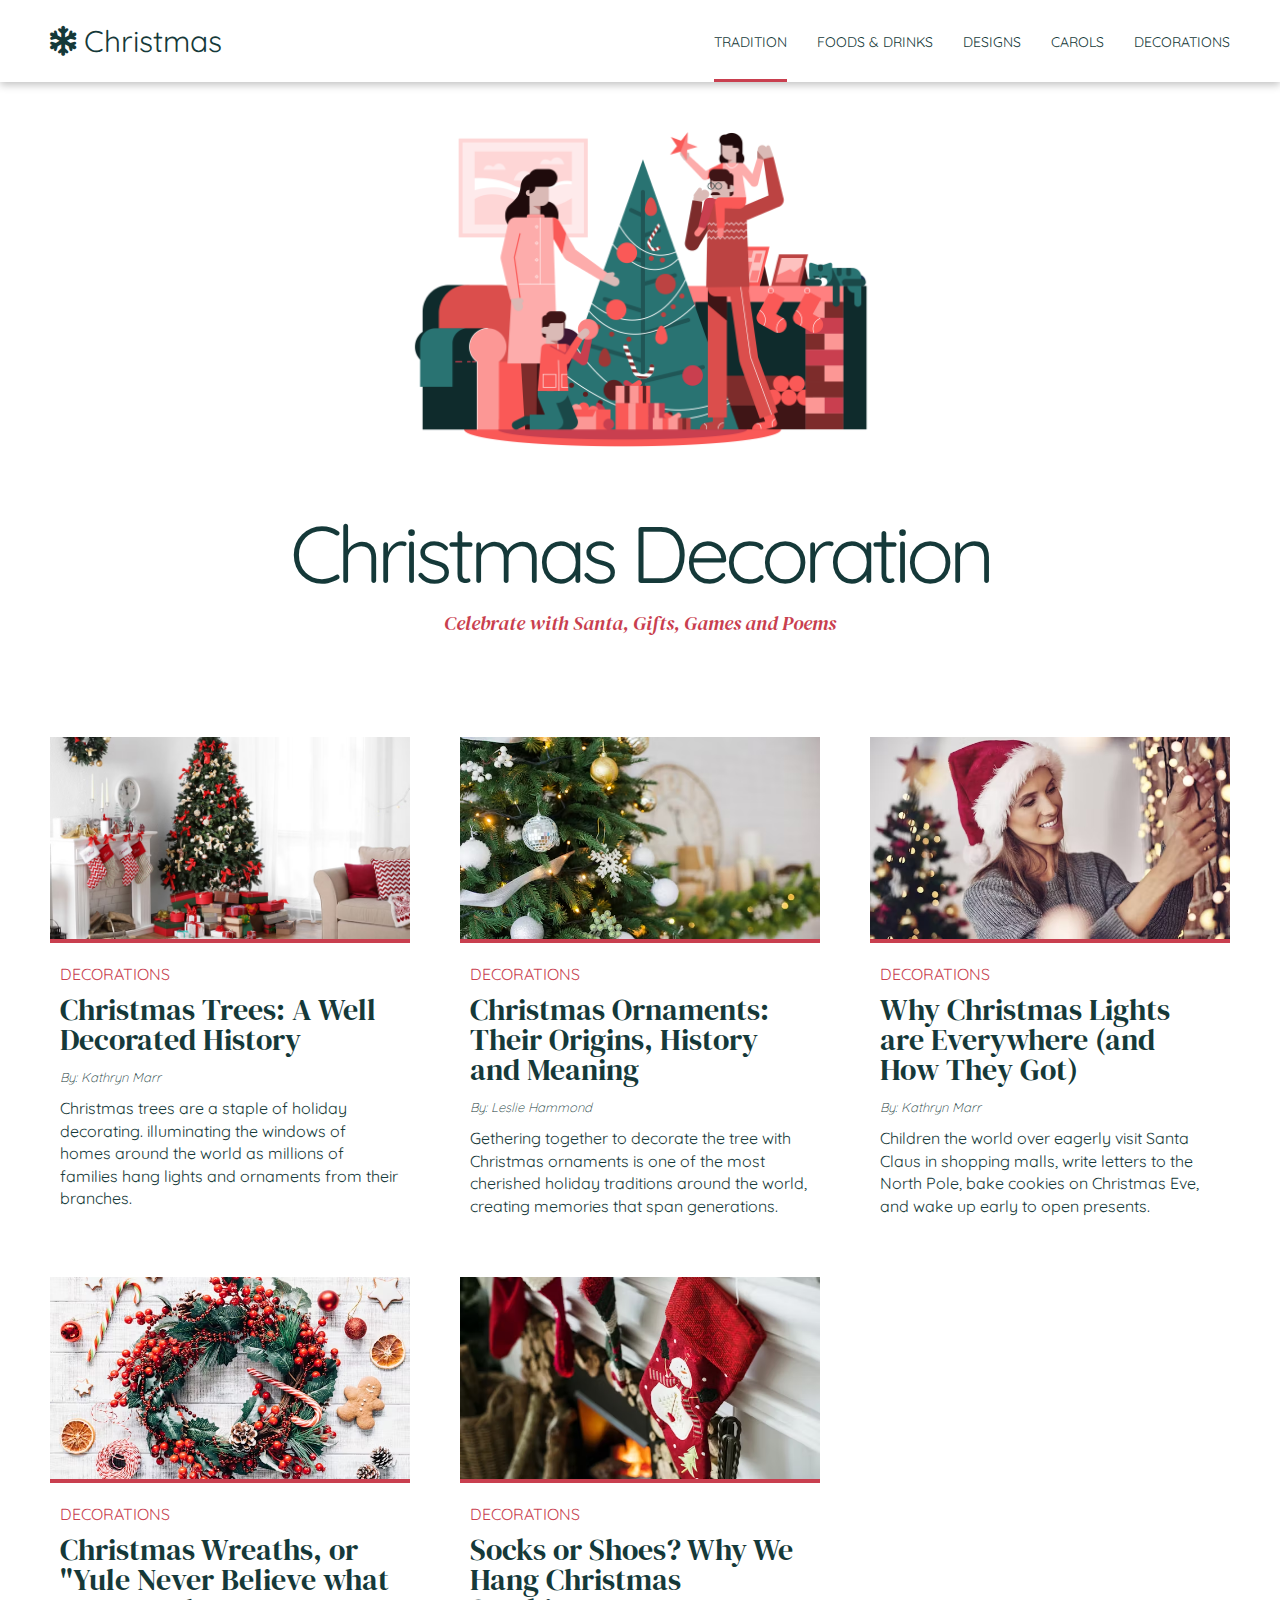
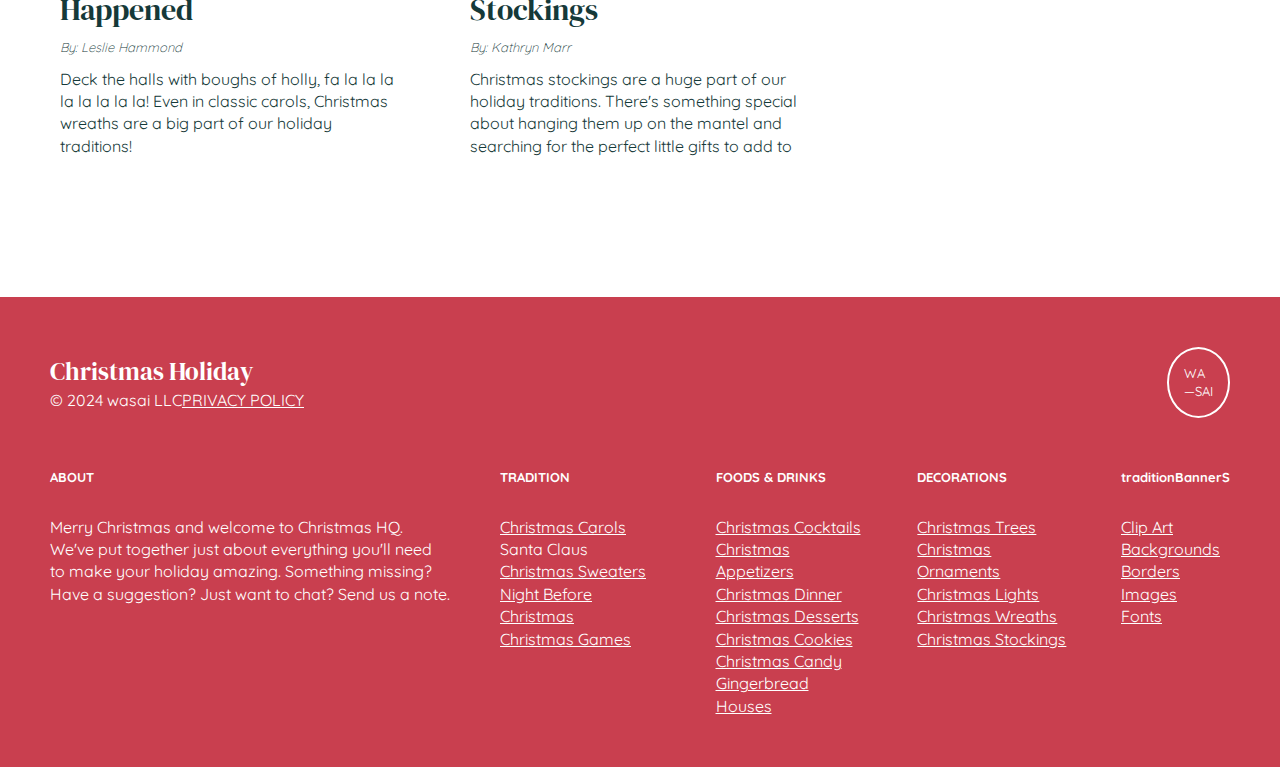
<file: decor.html>
<!DOCTYPE html>
<html lang="en">
<head>
    <meta charset="UTF-8">
    <meta name="viewport" content="width=device-width, initial-scale=1.0">
    <title>Christmas Holiday</title>
    <link rel="icon" href="./IMG/logo.jpg" />
    <link rel="stylesheet" href="./style.css">
    <link rel="stylesheet" href="https://cdnjs.cloudflare.com/ajax/libs/font-awesome/6.7.1/css/all.min.css">
</head>
<body>
    <!-- HEADER  -->
    <header class="header">
      <div class="container">
          <div class="header__wrapper">
              <div class="header__logo">
                  <a href="./index.html"><i class="fa-solid fa-snowflake"></i> Christmas</a>
              </div>
              <ul class="header__nav">
                <li><a href="./tradition.html" class="active">Tradition</a></li>
                <li><a href="./foods&drinks.html">Foods & Drinks</a></li>
                <li><a href="./design.html">Designs</a></li>
                <li><a href="./carols.html">Carols</a></li>
                <li><a href="./decor.html">Decorations</a></li>
              </ul>
              <div class="toggle__menu">
                <span></span>
                <span></span>
                <span></span>
              </div>
          </div>
      </div>
    </header>

<!-- DECOR BANNER -->
<section class="decorsBanner">
  <div class="container">
      <div class="decorsBanner__wrapper">
        <img src="./IMG/christmas-decorations.png" alt="" />
          <h1>Christmas Decoration</h1>
            <h5>
              Celebrate with Santa, Gifts, Games and Poems
            </h5>
      <div class="decorsBanner__card">
        <div class="card">
            <img src="./IMG/christmas-trees.avif" alt="" />
            <div class="card__details">
            <span>DECORATIONS</span>
            <h3>Christmas Trees: A Well Decorated History</h3>
            <small>By: Kathryn Marr</small>
            <p>
                Christmas trees are a staple of holiday decorating. illuminating the windows of homes around the world as millions of families hang lights and ornaments from their branches.
            </p>
            </div>
        </div>
        <div class="card">
            <img src="./IMG/christmas-ornaments.avif" alt="" />
            <div class="card__details">
            <span>DECORATIONS</span>
            <h3>Christmas Ornaments: Their Origins, History and Meaning</h3>
            <small>By: Leslie Hammond</small>
            <p>
                Gethering together to decorate the tree with Christmas ornaments is one of the most cherished holiday traditions around the world, creating memories that span generations.
            </p>
            </div>
        </div>
        <div class="card">
            <img src="./IMG/christmas-lights.avif" alt="" />
            <div class="card__details">
            <span>DECORATIONS</span>
            <h3>Why Christmas Lights are Everywhere (and How They Got)</h3>
            <small>By: Kathryn Marr</small>
            <p>
                Children the world over eagerly visit Santa Claus in shopping malls, write letters to the North Pole, bake cookies on Christmas Eve, and wake up early to open presents.
            </p>
            </div>
        </div>
        <div class="card">
            <img src="./IMG/christmas-wreaths.avif" alt="" />
            <div class="card__details">
            <span>DECORATIONS</span>
            <h3>Christmas Wreaths, or "Yule Never Believe what Happened</h3>
            <small>By: Leslie Hammond</small>
            <p>
                Deck the halls with boughs of holly, fa la la la la la la la la! Even in classic carols, Christmas wreaths are a big part of our holiday traditions!
            </p>
            </div>
        </div>
        <div class="card">
            <img src="./IMG/christmas-stockings.avif" alt="" />
            <div class="card__details">
            <span>DECORATIONS</span>
            <h3>Socks or Shoes? Why We Hang Christmas Stockings</h3>
            <small>By: Kathryn Marr</small>
            <p>
                Christmas stockings are a huge part of our holiday traditions. There's something special about hanging them up on the mantel and searching for the perfect little gifts to add to
            </p>
            </div>
        </div>
      </div>

    </div>
  </div>
</section>


   <!-- FOOTER -->
   <footer class="footer">
    <div class="container">
      <div class="footer__wrapper">
        <div class="footer__top">
          <ul>
            <li><h4>Christmas Holiday</h4></li>
            <li>© 2024 wasai LLC<span>Privacy Policy</span></li>
          </ul>
          <p>WA<br />
            —SAI
          </p>
        </div>
        <div class="footer__links">
          <ul>
            <li><small>ABOUT</small></li>
            <li><P>
              Merry Christmas and welcome to Christmas HQ. We've put
            together just about everything you'll need to make your
            holiday amazing. Something missing? Have a suggestion? Just
            want to chat? Send us a note.
            </P>
          </li>
          </ul>
          <div class="footer__links--a">
            <ul>
              <li><small>TRADITION</small></li>
              <li><a href="">Christmas Carols</a></li>
              <li><a href=""></a>Santa Claus</li>
              <li><a href="">Christmas Sweaters</a></li>
              <li><a href="">Night Before Christmas</a></li>
              <li><a href="">Christmas Games</a></li>
            </ul>
            <ul>
              <li><small>FOODS & DRINKS</small></li>
              <li><a href="">Christmas Cocktails</a></li>
              <li><a href="">Christmas Appetizers</a></li>
              <li><a href="">Christmas Dinner</a></li>
              <li><a href="">Christmas Desserts</a></li>
              <li><a href="">Christmas Cookies</a></li>
              <li><a href="">Christmas Candy</a></li>
              <li><a href="">Gingerbread Houses</a></li>
            </ul>
          </div>
          <div class="footer__links--b">
            <ul>
              <li><small>DECORATIONS</small></li>
              <li><a href="">Christmas Trees</a></li>
              <li><a href="">Christmas Ornaments</a></li>
              <li><a href="">Christmas Lights</a></li>
              <li><a href="">Christmas Wreaths</a></li>
              <li><a href="">Christmas Stockings</a></li>
            </ul>
            <ul>
              <li><small>traditionBannerS</small></li>
              <li><a href="">Clip Art</a></li>
              <li><a href="">Backgrounds</a></li>
              <li><a href="">Borders</a></li>
              <li><a href="">Images</a></li>
              <li><a href="">Fonts</a></li>
            </ul>
          </div>
        </div>

      </div>
    </div>
   </footer>

   <script src="./toogle__menu.js"></script>
</body>
</html>
  
</body>
</html>
</file>
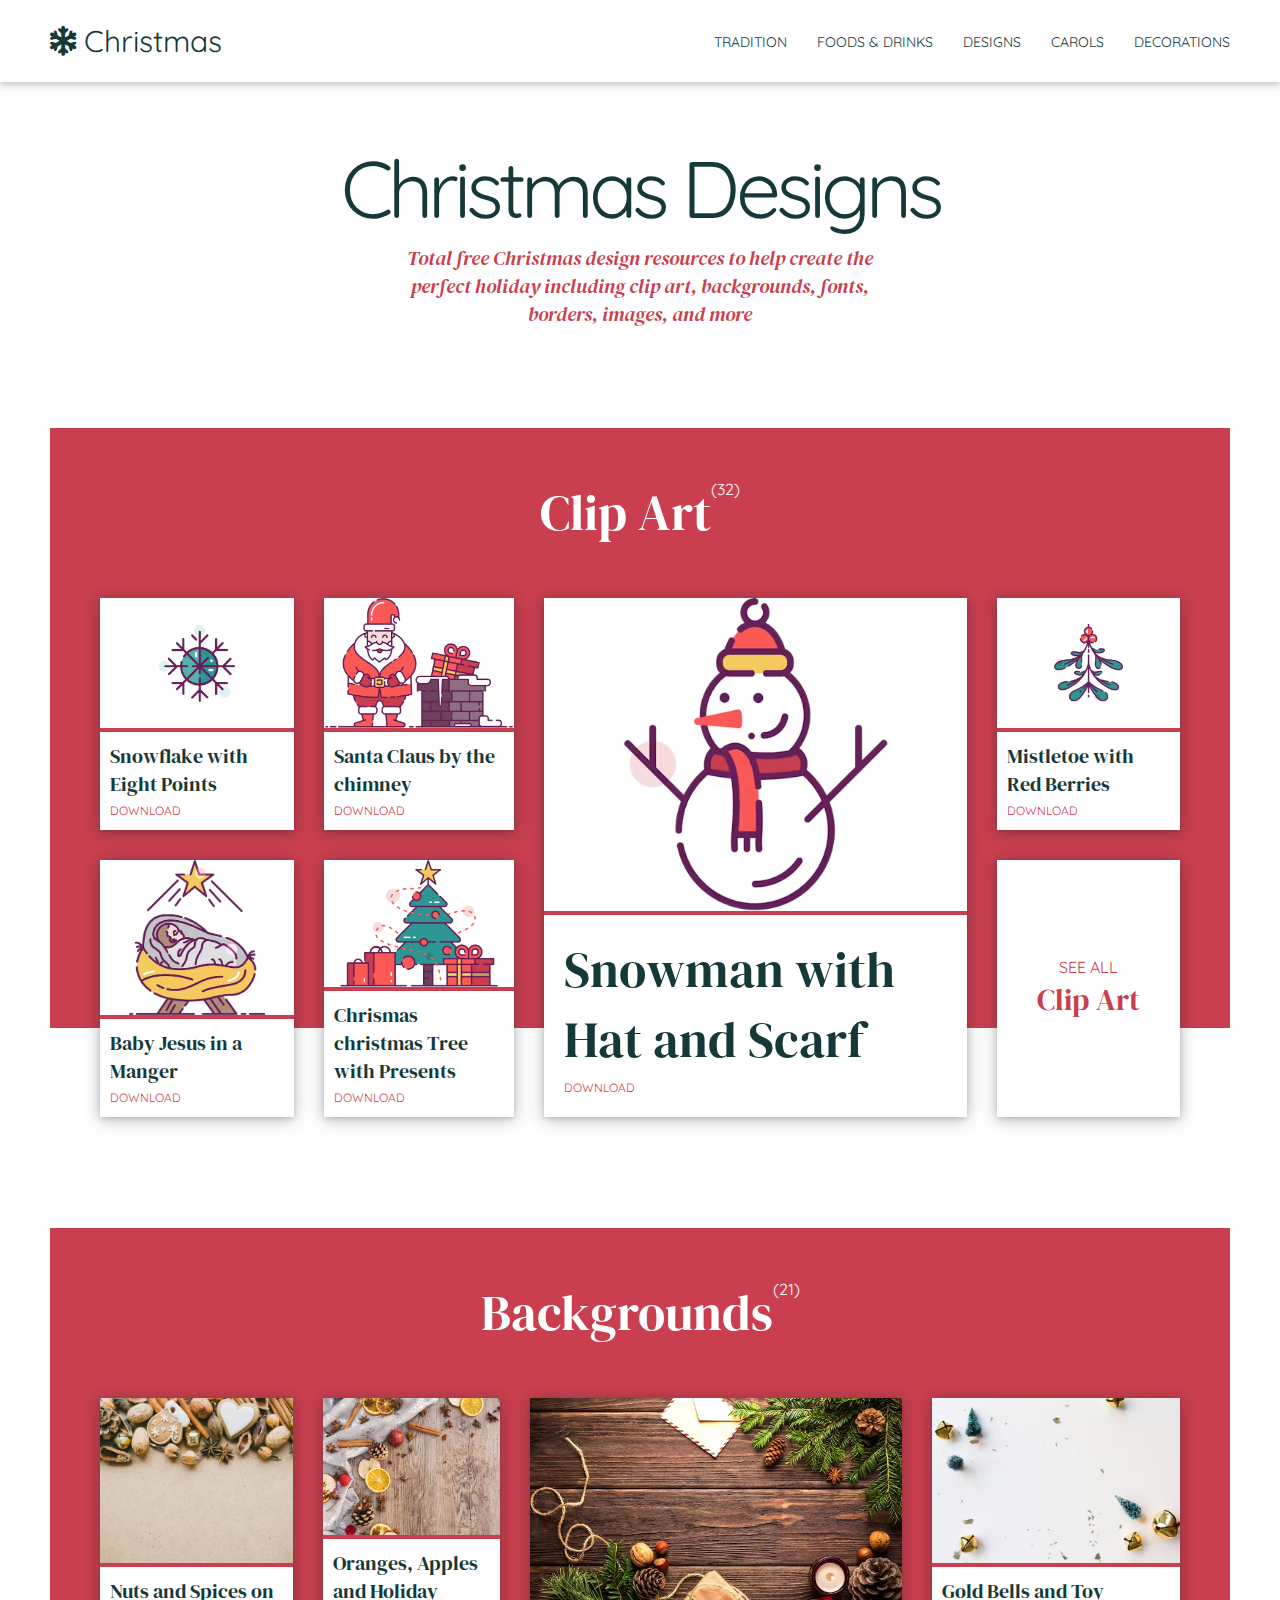
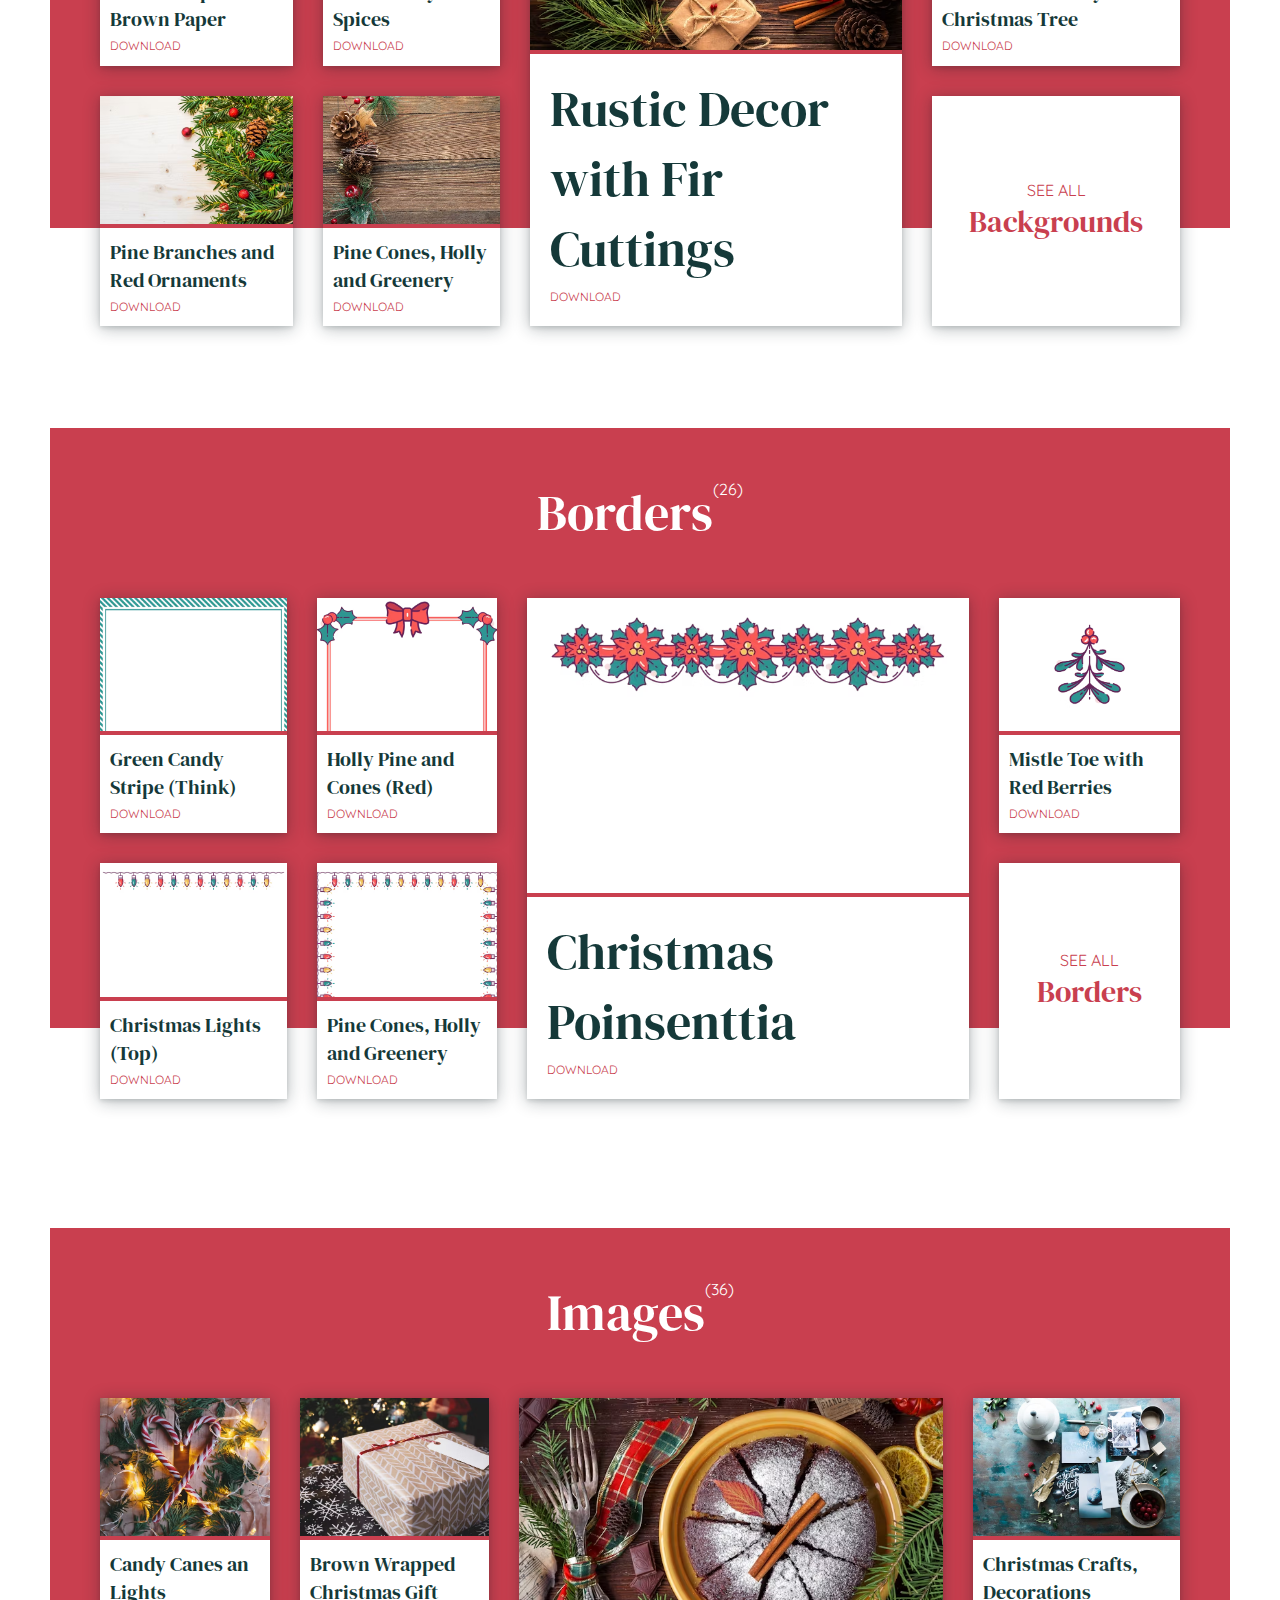
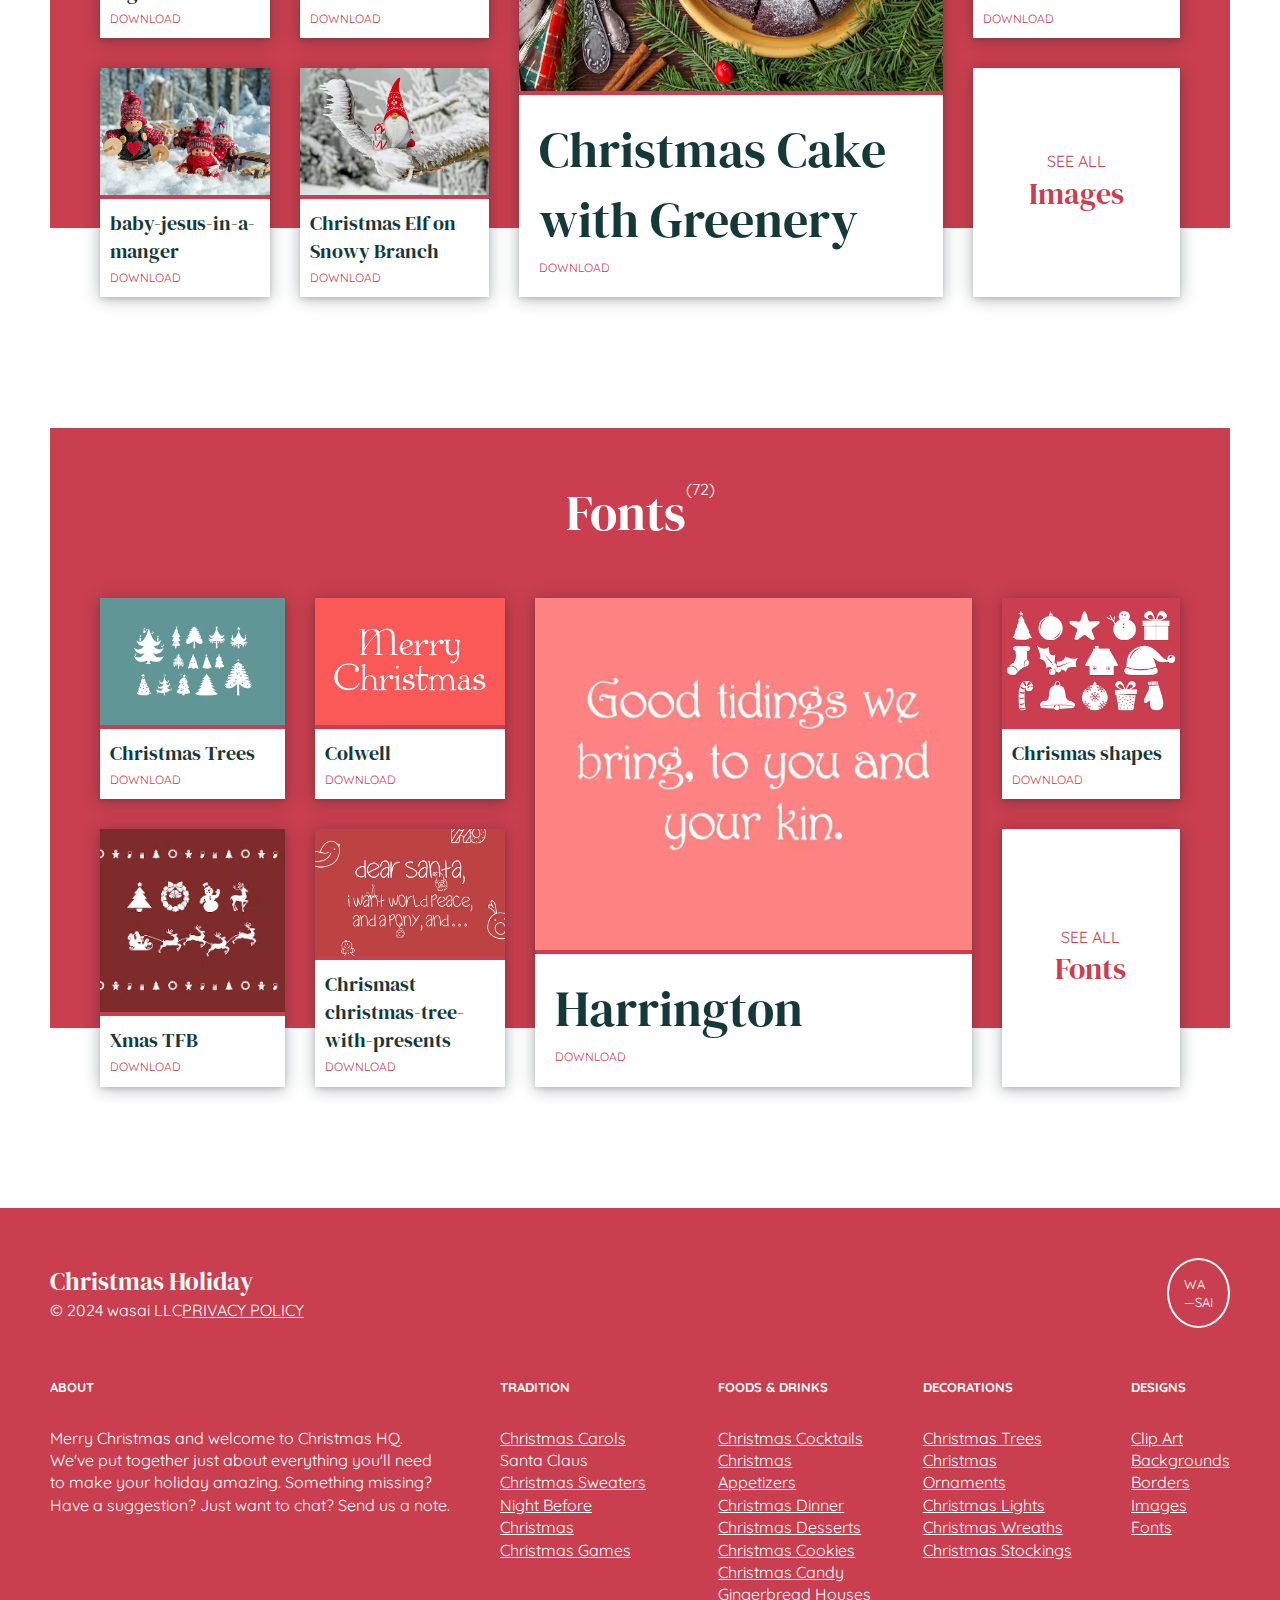
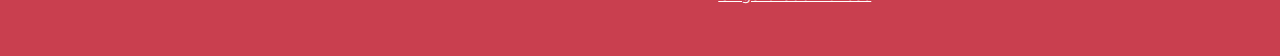
<file: design.html>
<!DOCTYPE html>
<html lang="en">
<head>
    <meta charset="UTF-8">
    <meta name="viewport" content="width=device-width, initial-scale=1.0">
    <title>Christmas Holiday</title>
    <link rel="icon" href="./IMG/logo.jpg" />
    <link rel="stylesheet" href="./style.css">
    <link rel="stylesheet" href="https://cdnjs.cloudflare.com/ajax/libs/font-awesome/6.7.1/css/all.min.css">
</head>
<body>
    <!-- HEADER  -->
    <header class="header">
      <div class="container">
          <div class="header__wrapper">
              <div class="header__logo">
                  <a href="./index.html"><i class="fa-solid fa-snowflake"></i> Christmas</a>
              </div>
              <ul class="header__nav">
                <li><a href="./tradition.html" >Tradition</a></li>
                <li><a href="./foods&drinks.html">Foods & Drinks</a></li>
                <li><a href="./design.html" class="">Designs</a></li>
                <li><a href="./carols.html">Carols</a></li>
                <li><a href="./decor.html">Decorations</a></li>
              </ul>
              <div class="toggle__menu">
                <span></span>
                <span></span>
                <span></span>
              </div>
          </div>
      </div>
    </header>

    <!-- DESIGN BANNER -->
     <section class="designBanner">
        <div class="container">
            <div class="designBanner__wrapper">
                <h1>Christmas Designs</h1>
                <h5>
                    Total free Christmas design resources to help create the perfect
                    holiday including clip art, backgrounds, fonts, borders, images, and 
                    more
                </h5>
            </div>
        </div>
     </section>

     <!-- CLIP ART -->
      <section class="art">
        <div class="container">
            <div class="art__wrapper">
                <div class="art__title">
                    <h2>Clip Art</h2>
                    <sup>(32)</sup>
                </div>

                <div class="art__content">
                    <div class="grid art--a">
                        <img src="./IMG/snowflake-with-eight-points.avif" alt="">
                        <div class="grid__text">
                            <h5>Snowflake with Eight Points</h5>
                            <a href="">DOWNLOAD</a>
                        </div>
                    </div>
                    <div class="grid art--b">
                        <img src="./IMG/baby-jesus-in-a-manger.avif" alt="">
                        <div class="grid__text">
                            <h5>Baby Jesus in a Manger</h5>
                            <a href="">DOWNLOAD</a>
                        </div>
                    </div>
                    <div class="grid art--c">
                        <img src="./IMG/santa-claus-by-the-chimney.avif" alt="">
                        <div class="grid__text">
                            <h5>Santa Claus by the chimney</h5>
                            <a href="">DOWNLOAD</a>
                        </div>
                    </div>
                    <div class="grid art--d">
                        <img src="./IMG/christmas-tree-with-presents.avif" alt="">
                        <div class="grid__text">
                            <h5>Chrismas christmas Tree with Presents</h5>
                            <a href="">DOWNLOAD</a>
                        </div>
                    </div>
                    <div class="grid art--e">
                        <img src="./IMG/snowman-with-hat-and-scarf.avif" alt="">
                        <div class="grid__text">
                            <h2>Snowman with Hat and Scarf</h2>
                            <a href="">DOWNLOAD</a>
                        </div>
                    </div>
                    <div class="grid art--f">
                        <img src="./IMG/mistletoe-with-red-berries.avif" alt="">
                        <div class="grid__text">
                            <h5>Mistletoe with Red Berries</h5>
                            <a href="">DOWNLOAD</a>
                        </div>
                    </div>
                    <div class="grid art--g">
                       <span>SEE ALL</span>
                       <h3>Clip Art</h3>
                        </div>
                    </div>
                </div>
            </div>
        </div>
      </section>

      <!-- BACKGROUNDS -->
      <section class="art">
        <div class="container">
            <div class="art__wrapper">
                <div class="art__title">
                    <h2>Backgrounds</h2>
                    <sup>(21)</sup>
                </div>

                <div class="art__content">
                    <div class="grid art--a">
                        <img src="./IMG/cookies-spices-nuts-cinnamon-light-brown-christmas-background.avif" alt="">
                        <div class="grid__text">
                            <h5>Nuts and Spices on Brown Paper</h5>
                            <a href="">DOWNLOAD</a>
                        </div>
                    </div>
                    <div class="grid art--b">
                        <img src="./IMG/pine-branches-red-ornaments-white-wood-christmas-background.avif" alt="">
                        <div class="grid__text">
                            <h5>Pine Branches and Red Ornaments</h5>
                            <a href="">DOWNLOAD</a>
                        </div>
                    </div>
                    <div class="grid art--c">
                        <img src="./IMG/oranges-apples-cinnamon-anise-wood-table-christmas-background.avif" alt="">
                        <div class="grid__text">
                            <h5>Oranges, Apples and Holiday Spices</h5>
                            <a href="">DOWNLOAD</a>
                        </div>
                    </div>
                    <div class="grid art--d">
                        <img src="./IMG/pine-cone-holly-berry-greenery-brown-wood-christmas-background.avif" alt="">
                        <div class="grid__text">
                            <h5>Pine Cones, Holly and Greenery</h5>
                            <a href="">DOWNLOAD</a>
                        </div>
                    </div>
                    <div class="grid art--e">
                        <img src="./IMG/rustic-vintage-twine-green-fir-wood-christmas-background.avif" alt="">
                        <div class="grid__text">
                            <h2>Rustic Decor with Fir Cuttings</h2>
                            <a href="">DOWNLOAD</a>
                        </div>
                    </div>
                    <div class="grid art--f">
                        <img src="./IMG/gold-bells-green-toy-trees-white-christmas-background.avif" alt="">
                        <div class="grid__text">
                            <h5>Gold Bells and Toy Christmas Tree</h5>
                            <a href="">DOWNLOAD</a>
                        </div>
                    </div>
                    <div class="grid art--g">
                       <span>SEE ALL</span>
                       <h3>Backgrounds</h3>
                        </div>
                    </div>
                </div>
            </div>
        </div>
      </section>

      <!-- BORDERS -->
      <section class="art">
        <div class="container">
            <div class="art__wrapper">
                <div class="art__title">
                    <h2>Borders</h2>
                    <sup>(26)</sup>
                </div>

                <div class="art__content">
                    <div class="grid art--a">
                        <img src="./IMG/green-candy-cane-stripe-thick-border.avif" alt="">
                        <div class="grid__text">
                            <h5>Green Candy Stripe (Think)</h5>
                            <a href="">DOWNLOAD</a>
                        </div>
                    </div>
                    <div class="grid art--b">
                        <img src="./IMG/christmas-lights-top-border.avif" alt="">
                        <div class="grid__text">
                            <h5>Christmas Lights <br>
                                 (Top)</h5>
                            <a href="">DOWNLOAD</a>
                        </div>
                    </div>
                    <div class="grid art--c">
                        <img src="./IMG/holly-pine-cone-bow-red-border.avif" alt="">
                        <div class="grid__text">
                            <h5>Holly Pine and Cones (Red)</h5>
                            <a href="">DOWNLOAD</a>
                        </div>
                    </div>
                    <div class="grid art--d">
                        <img src="./IMG/christmas-lights-full-border.avif" alt="">
                        <div class="grid__text">
                            <h5>Pine Cones, Holly and Greenery</h5>
                            <a href="">DOWNLOAD</a>
                        </div>
                    </div>
                    <div class="grid art--e">
                        <img src="./IMG/christmas-poinsettia-top-bottom-border.avif" alt="">
                        <div class="grid__text">
                            <h2>Christmas Poinsenttia</h2>
                            <a href="">DOWNLOAD</a>
                        </div>
                    </div>
                    <div class="grid art--f">
                        <img src="./IMG/mistletoe-with-red-berries.avif" alt="">
                        <div class="grid__text">
                            <h5>Mistle Toe with Red Berries</h5>
                            <a href="">DOWNLOAD</a>
                        </div>
                    </div>
                    <div class="grid art--g">
                       <span>SEE ALL</span>
                       <h3>Borders</h3>
                        </div>
                    </div>
                </div>
            </div>
        </div>
      </section>

      <!-- IMAGES -->
      <section class="art">
        <div class="container">
            <div class="art__wrapper">
                <div class="art__title">
                    <h2>Images</h2>
                    <sup>(36)</sup>
                </div>

                <div class="art__content">
                    <div class="grid art--a">
                        <img src="./IMG/candy-canes-and-christmas-lights.avif" alt="">
                        <div class="grid__text">
                            <h5>Candy Canes an Lights</h5>
                            <a href="">DOWNLOAD</a>
                        </div>
                    </div>
                    <div class="grid art--b">
                        <img src="./IMG/christmas-dolls-in-snowy-landscape.avif" alt="">
                        <div class="grid__text">
                            <h5>baby-jesus-in-a-manger</h5>
                            <a href="">DOWNLOAD</a>
                        </div>
                    </div>
                    <div class="grid art--c">
                        <img src="./IMG/brown-wrapped-christmas-gift-on-snowflake-background.avif" alt="">
                        <div class="grid__text">
                            <h5>Brown Wrapped Christmas Gift</h5>
                            <a href="">DOWNLOAD</a>
                        </div>
                    </div>
                    <div class="grid art--d">
                        <img src="./IMG/christmas-elf-on-snowy-branch.avif" alt="">
                        <div class="grid__text">
                            <h5>Christmas Elf on Snowy Branch</h5>
                            <a href="">DOWNLOAD</a>
                        </div>
                    </div>
                    <div class="grid art--e">
                        <img src="./IMG/christmas-cake-with-sprigs-of-fir.avif" alt="">
                        <div class="grid__text">
                            <h2>Christmas Cake with Greenery</h2>
                            <a href="">DOWNLOAD</a>
                        </div>
                    </div>
                    <div class="grid art--f">
                        <img src="./IMG/christmas-crafts-and-decorations.avif" alt="">
                        <div class="grid__text">
                            <h5>Christmas Crafts, Decorations</h5>
                            <a href="">DOWNLOAD</a>
                        </div>
                    </div>
                    <div class="grid art--g">
                       <span>SEE ALL</span>
                       <h3>Images</h3>
                        </div>
                    </div>
                </div>
            </div>
        </div>
      </section>

      <!-- FONTS -->
      <section class="art">
        <div class="container">
            <div class="art__wrapper">
                <div class="art__title">
                    <h2>Fonts</h2>
                    <sup>(72)</sup>
                </div>

                <div class="art__content">
                    <div class="grid art--a">
                        <img src="./IMG/christmas-trees-christmas-font.avif" alt="">
                        <div class="grid__text">
                            <h5>Christmas Trees</h5>
                            <a href="">DOWNLOAD</a>
                        </div>
                    </div>
                    <div class="grid art--b">
                        <img src="./IMG/xmas-tfb-christmas-font.avif" alt="">
                        <div class="grid__text">
                            <h5>Xmas TFB</h5>
                            <a href="">DOWNLOAD</a>
                        </div>
                    </div>
                    <div class="grid art--c">
                        <img src="./IMG/colwell-christmas-font.avif" alt="">
                        <div class="grid__text">
                            <h5>Colwell</h5>
                            <a href="">DOWNLOAD</a>
                        </div>
                    </div>
                    <div class="grid art--d">
                        <img src="./IMG/mtf-dear-santa-christmas-font.avif" alt="">
                        <div class="grid__text">
                            <h5>Chrismast christmas-tree-with-presents</h5>
                            <a href="">DOWNLOAD</a>
                        </div>
                    </div>
                    <div class="grid art--e">
                        <img src="./IMG/harrington-christmas-font.avif" alt="">
                        <div class="grid__text">
                            <h2>Harrington</h2>
                            <a href="">DOWNLOAD</a>
                        </div>
                    </div>
                    <div class="grid art--f">
                        <img src="./IMG/christmas-shapes-christmas-font.avif" alt="">
                        <div class="grid__text">
                            <h5>Chrismas shapes</h5>
                            <a href="">DOWNLOAD</a>
                        </div>
                    </div>
                    <div class="grid art--g">
                       <span>SEE ALL</span>
                       <h3>Fonts</h3>
                        </div>
                    </div>
                </div>
            </div>
        </div>
      </section>

         <!-- FOOTER -->
         <footer class="footer">
            <div class="container">
              <div class="footer__wrapper">
                <div class="footer__top">
                  <ul>
                    <li><h4>Christmas Holiday</h4></li>
                    <li>© 2024 wasai LLC<span>Privacy Policy</span></li>
                  </ul>
                  <p>WA<br />
                    —SAI
                  </p>
                </div>
                <div class="footer__links">
                  <ul>
                    <li><small>ABOUT</small></li>
                    <li><P>
                      Merry Christmas and welcome to Christmas HQ. We've put
                    together just about everything you'll need to make your
                    holiday amazing. Something missing? Have a suggestion? Just
                    want to chat? Send us a note.
                    </P>
                  </li>
                  </ul>
                  <div class="footer__links--a">
                    <ul>
                      <li><small>TRADITION</small></li>
                      <li><a href="">Christmas Carols</a></li>
                      <li><a href=""></a>Santa Claus</li>
                      <li><a href="">Christmas Sweaters</a></li>
                      <li><a href="">Night Before Christmas</a></li>
                      <li><a href="">Christmas Games</a></li>
                    </ul>
                    <ul>
                      <li><small>FOODS & DRINKS</small></li>
                      <li><a href="">Christmas Cocktails</a></li>
                      <li><a href="">Christmas Appetizers</a></li>
                      <li><a href="">Christmas Dinner</a></li>
                      <li><a href="">Christmas Desserts</a></li>
                      <li><a href="">Christmas Cookies</a></li>
                      <li><a href="">Christmas Candy</a></li>
                      <li><a href="">Gingerbread Houses</a></li>
                    </ul>
                  </div>
                  <div class="footer__links--b">
                    <ul>
                      <li><small>DECORATIONS</small></li>
                      <li><a href="">Christmas Trees</a></li>
                      <li><a href="">Christmas Ornaments</a></li>
                      <li><a href="">Christmas Lights</a></li>
                      <li><a href="">Christmas Wreaths</a></li>
                      <li><a href="">Christmas Stockings</a></li>
                    </ul>
                    <ul>
                      <li><small>DESIGNS</small></li>
                      <li><a href="">Clip Art</a></li>
                      <li><a href="">Backgrounds</a></li>
                      <li><a href="">Borders</a></li>
                      <li><a href="">Images</a></li>
                      <li><a href="">Fonts</a></li>
                    </ul>
                  </div>
                </div>
  
              </div>
            </div>
           </footer>
  
           <script src="./toogle__menu.js"></script>
  </body>
  </html>
</file>
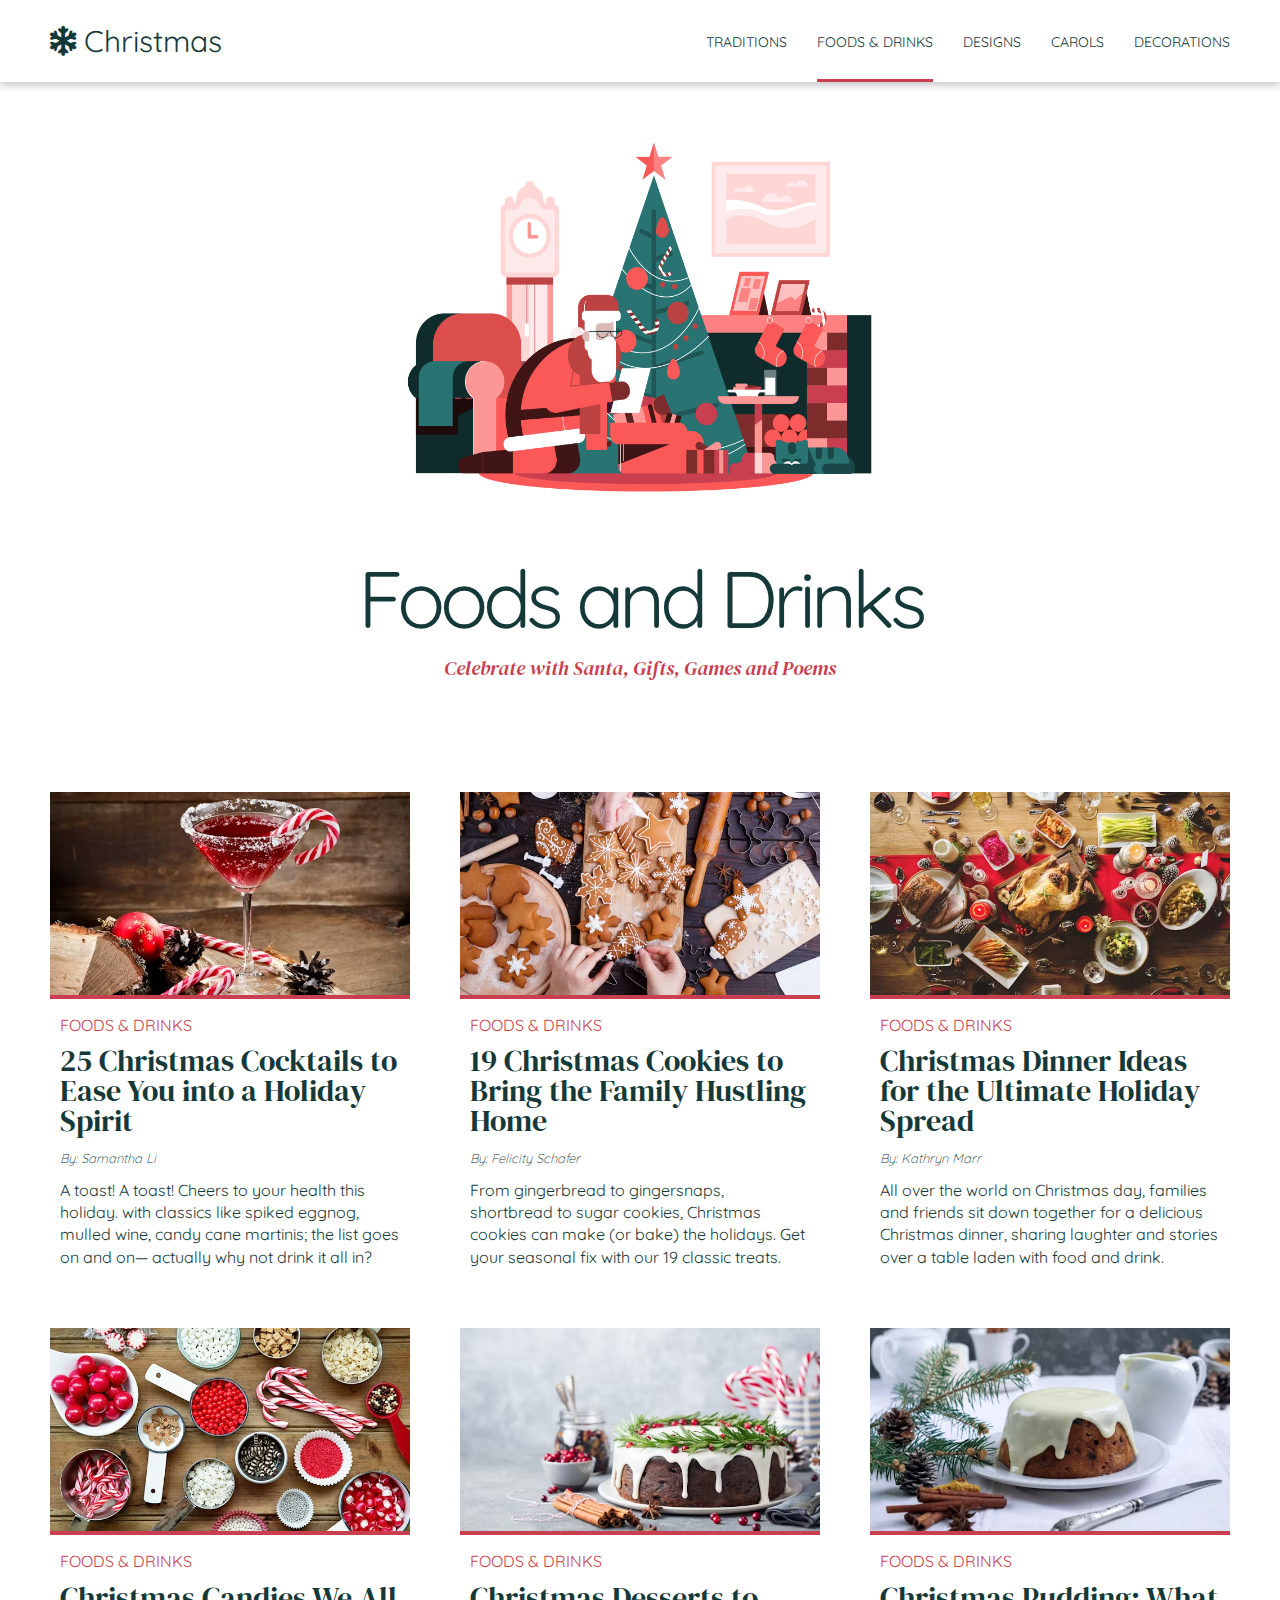
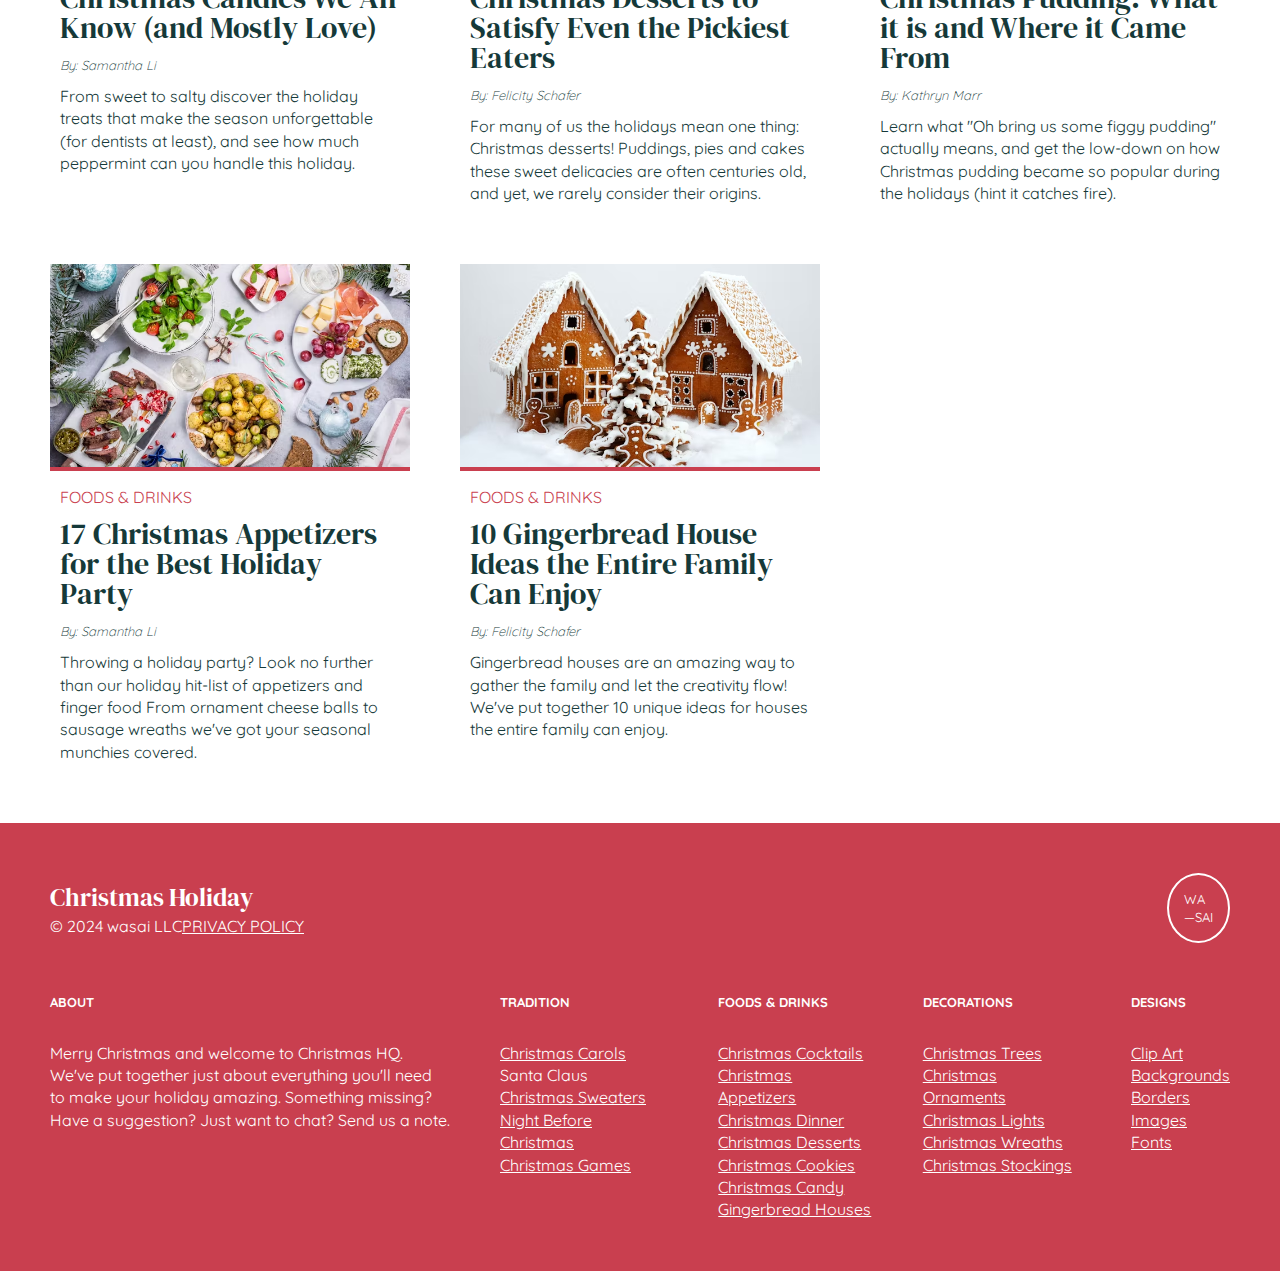
<file: foods&drinks.html>
<!DOCTYPE html>
<html lang="en">
<head>
    <meta charset="UTF-8">
    <meta name="viewport" content="width=device-width, initial-scale=1.0">
    <title>Christmas Holiday</title>
    <link rel="icon" href="./IMG/logo.jpg">
    <link rel="stylesheet" href="style.css">
    <link rel="stylesheet" href="https://cdnjs.cloudflare.com/ajax/libs/font-awesome/6.7.1/css/all.min.css">
</head>
<body>
    <!-- HEADER -->
    <header class="header">
        <div class="container">
            <div class="header__wrapper">
                <div class="header__logo">
                    <a href="./index.html"><i class="fa-solid fa-snowflake"></i> Christmas</a>
                </div>
                <ul class="header__nav">
                    <li><a href="./tradition.html">Traditions</a></li>
                    <li><a href="./foods&drinks.html" class="active">Foods & Drinks</a></li>
                    <li><a href="./design.html">Designs</a></li>
                    <li><a href="./carols.html">Carols</a></li>
                    <li><a href="./decor.html">Decorations</a></li>
                </ul>
                <div class="toggle__menu">
                  <span></span>
                  <span></span>
                  <span></span>
                </div>
            </div>
        </div>
    </header>

    <!-- F&D BANNER -->
    <section class="fndBanner">
        <div class="container">
            <div class="fndBanner__wrapper">
                <img src="./IMG/christmas-traditions.png" alt="">
                <h1>Foods and Drinks</h1>
                <h5>Celebrate with Santa, Gifts, Games and Poems</h5>
            </div>
            </div>
        </div>
    </section>
<!-- F&D CARDS -->
    <section class="fndCards">
        <div class="container">
            <div class="fndContent__wrapper">
                <div class="card">
                    <img src="./IMG/christmas-cocktails.avif" alt="" />
                    <div class="card__details">
                    <span>FOODS & DRINKS</span>
                    <h3>25 Christmas Cocktails to Ease You into a Holiday Spirit</h3>
                    <small>By: Samantha Li</small>
                    <p>
                        A toast! A toast! Cheers to your health this holiday. with classics like spiked eggnog, mulled wine, candy cane martinis; the list goes on and on— actually why not drink it all in?
                    </p>
                    </div>
                </div>
                <div class="card">
                    <img src="./IMG/christmas-cookies.avif" alt="" />
                    <div class="card__details">
                    <span>FOODS & DRINKS</span>
                    <h3>19 Christmas Cookies to Bring the Family Hustling Home</h3>
                    <small>By: Felicity Schafer</small>
                    <p>
                        From gingerbread to gingersnaps, shortbread to sugar cookies, Christmas cookies can make (or bake) the holidays. Get your seasonal fix with our 19 classic treats.
                    </p>
                    </div>
                </div>
                <div class="card">
                    <img src="./IMG/christmas-dinner.avif" alt="" />
                    <div class="card__details">
                    <span>FOODS & DRINKS</span>
                    <h3>Christmas Dinner Ideas for the Ultimate Holiday Spread</h3>
                    <small>By: Kathryn Marr</small>
                    <p>
                        All over the world on Christmas day, families and friends sit down together for a delicious Christmas dinner, sharing laughter and stories over a table laden with food and drink.
                    </p>
                    </div>
                </div>
                <div class="card">
                    <img src="./IMG/christmas-candy.avif" alt="" />
                    <div class="card__details">
                    <span>FOODS & DRINKS</span>
                    <h3>Christmas Candies We All Know (and Mostly Love)</h3>
                    <small>By: Samantha Li</small>
                    <p>
                        From sweet to salty discover the holiday treats that make the season unforgettable (for dentists at least), and see how much peppermint can you handle this holiday.
                    </p>
                    </div>
                </div>
<div class="card">
                    <img src="./IMG/christmas-desserts.avif" alt="" />
                    <div class="card__details">
                    <span>FOODS & DRINKS</span>
                    <h3>Christmas Desserts to Satisfy Even the Pickiest Eaters</h3>
                    <small>By: Felicity Schafer</small>
                    <p>
                        For many of us the holidays mean one thing: Christmas desserts! Puddings, pies and cakes these sweet delicacies are often centuries old, and yet, we rarely consider their origins.
                    </p>
                    </div>
                </div>
                <div class="card">
                    <img src="./IMG/christmas-pudding.avif" alt="" />
                    <div class="card__details">
                    <span>FOODS & DRINKS</span>
                    <h3>Christmas Pudding: What it is and Where it Came From</h3>
                    <small>By: Kathryn Marr</small>
                    <p>
                        Learn what "Oh bring us some figgy pudding" actually means, and get the low-down on how Christmas pudding became so popular during the holidays (hint it catches fire).
                    </p>
                    </div>
                </div>
                <div class="card">
                    <img src="./IMG/christmas-appetizers.avif" alt="" />
                    <div class="card__details">
                    <span>FOODS & DRINKS</span>
                    <h3>17 Christmas Appetizers for the Best Holiday Party</h3>
                    <small>By: Samantha Li</small>
                    <p>
                        Throwing a holiday party? Look no further than our holiday hit-list of appetizers and finger food From ornament cheese balls to sausage wreaths we've got your seasonal munchies covered.
                    </p>
                    </div>
                </div>
                <div class="card">
                    <img src="./IMG/gingerbread-houses.avif" alt="" />
                    <div class="card__details">
                    <span>FOODS & DRINKS</span>
                    <h3>10 Gingerbread House Ideas the Entire Family Can Enjoy</h3>
                    <small>By: Felicity Schafer</small>
                    <p>
                        Gingerbread houses are an amazing way to gather the family and let the creativity flow! We've put together 10 unique ideas for houses the entire family can enjoy.
                    </p>
                    </div>
                </div>
        </div>
    </section>



<!-- FOOTER -->
<footer class="footer">
    <div class="container">
      <div class="footer__wrapper">
        <div class="footer__top">
          <ul>
            <li><h4>Christmas Holiday</h4></li>
            <li>© 2024 wasai LLC<span>Privacy Policy</span></li>
          </ul>
          <p>WA<br />
            —SAI
          </p>
        </div>
        <div class="footer__links">
          <ul>
            <li><small>ABOUT</small></li>
            <li><P>
              Merry Christmas and welcome to Christmas HQ. We've put
            together just about everything you'll need to make your
            holiday amazing. Something missing? Have a suggestion? Just
            want to chat? Send us a note.
            </P>
          </li>
          </ul>
          <div class="footer__links--a">
            <ul>
              <li><small>TRADITION</small></li>
              <li><a href="">Christmas Carols</a></li>
              <li><a href=""></a>Santa Claus</li>
              <li><a href="">Christmas Sweaters</a></li>
              <li><a href="">Night Before Christmas</a></li>
              <li><a href="">Christmas Games</a></li>
            </ul>
            <ul>
              <li><small>FOODS & DRINKS</small></li>
              <li><a href="">Christmas Cocktails</a></li>
              <li><a href="">Christmas Appetizers</a></li>
              <li><a href="">Christmas Dinner</a></li>
              <li><a href="">Christmas Desserts</a></li>
              <li><a href="">Christmas Cookies</a></li>
              <li><a href="">Christmas Candy</a></li>
              <li><a href="">Gingerbread Houses</a></li>
            </ul>
          </div>
          <div class="footer__links--b">
            <ul>
              <li><small>DECORATIONS</small></li>
              <li><a href="">Christmas Trees</a></li>
              <li><a href="">Christmas Ornaments</a></li>
              <li><a href="">Christmas Lights</a></li>
              <li><a href="">Christmas Wreaths</a></li>
              <li><a href="">Christmas Stockings</a></li>
            </ul>
            <ul>
              <li><small>DESIGNS</small></li>
              <li><a href="">Clip Art</a></li>
              <li><a href="">Backgrounds</a></li>
              <li><a href="">Borders</a></li>
              <li><a href="">Images</a></li>
              <li><a href="">Fonts</a></li>
            </ul>
          </div>
        </div>

      </div>
    </div>
   </footer>

   <script src="./toogle__menu.js"></script>
</body>
</html>
</file>
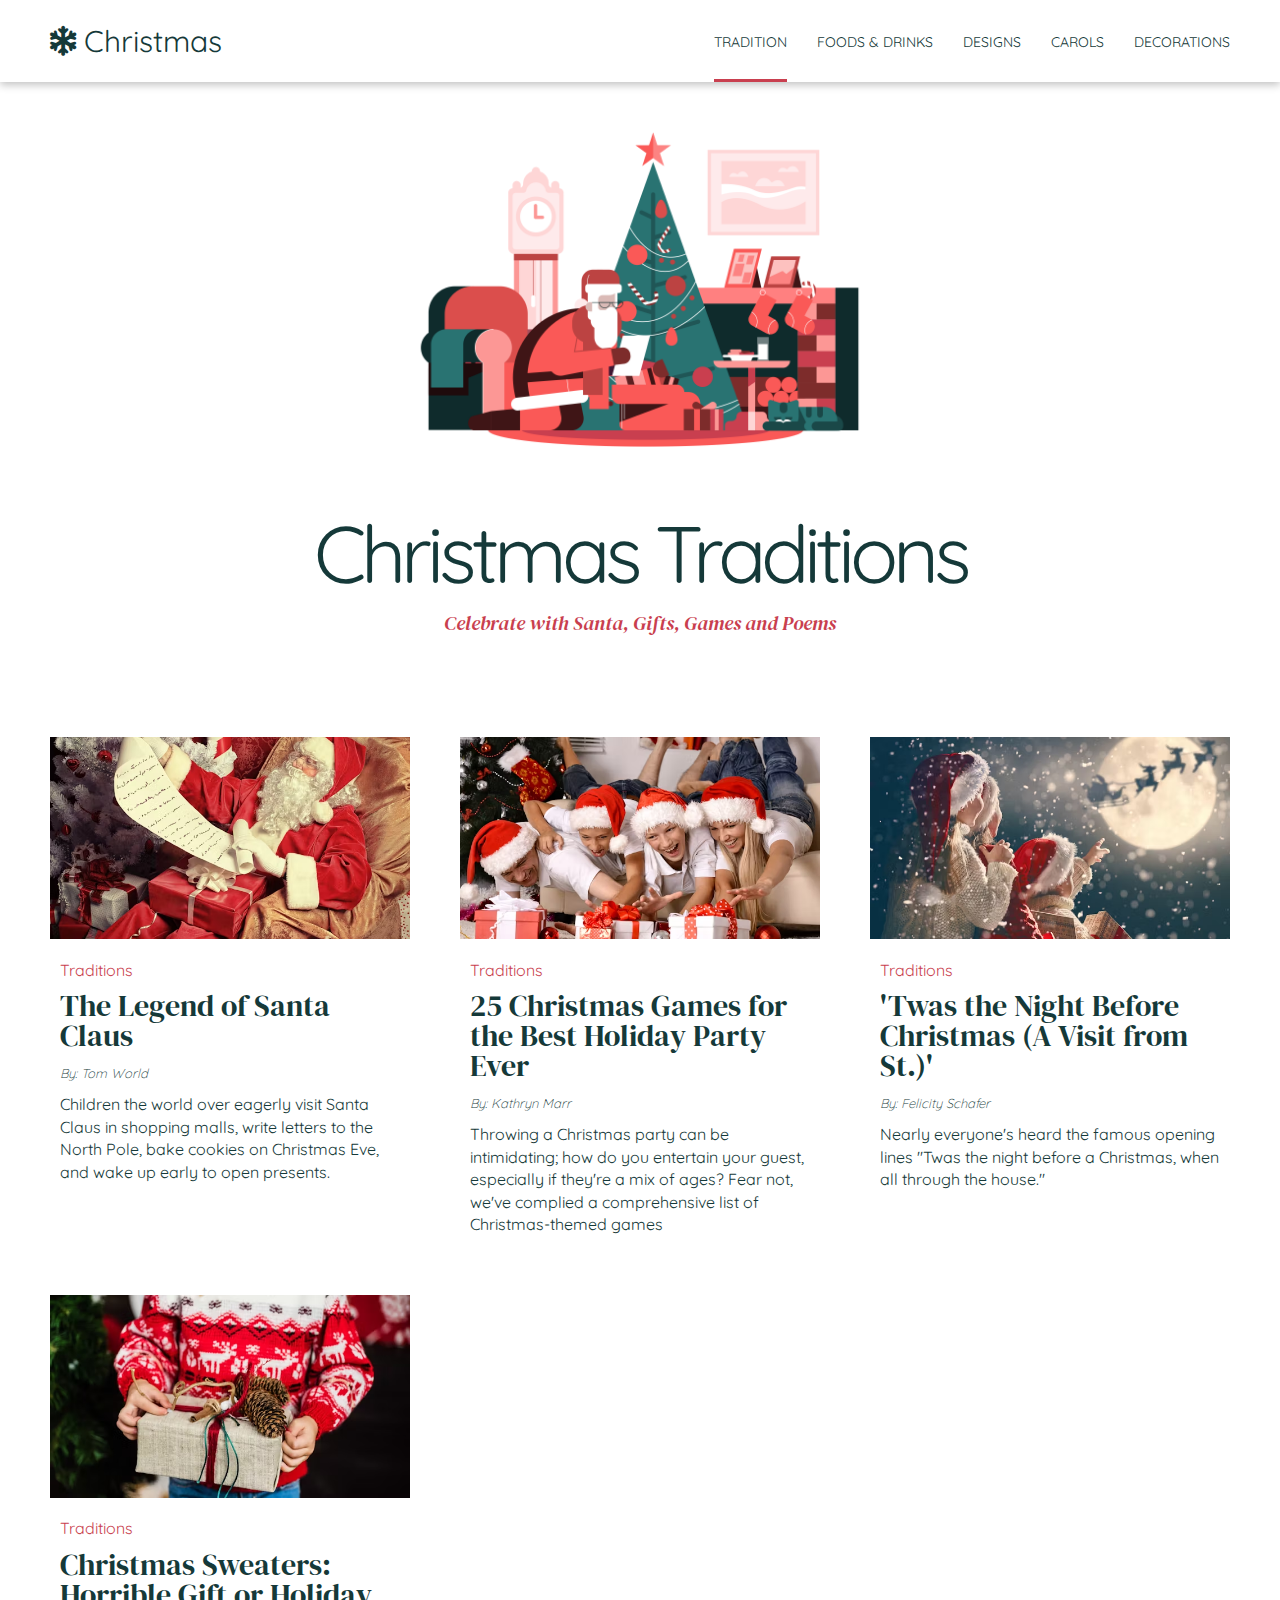
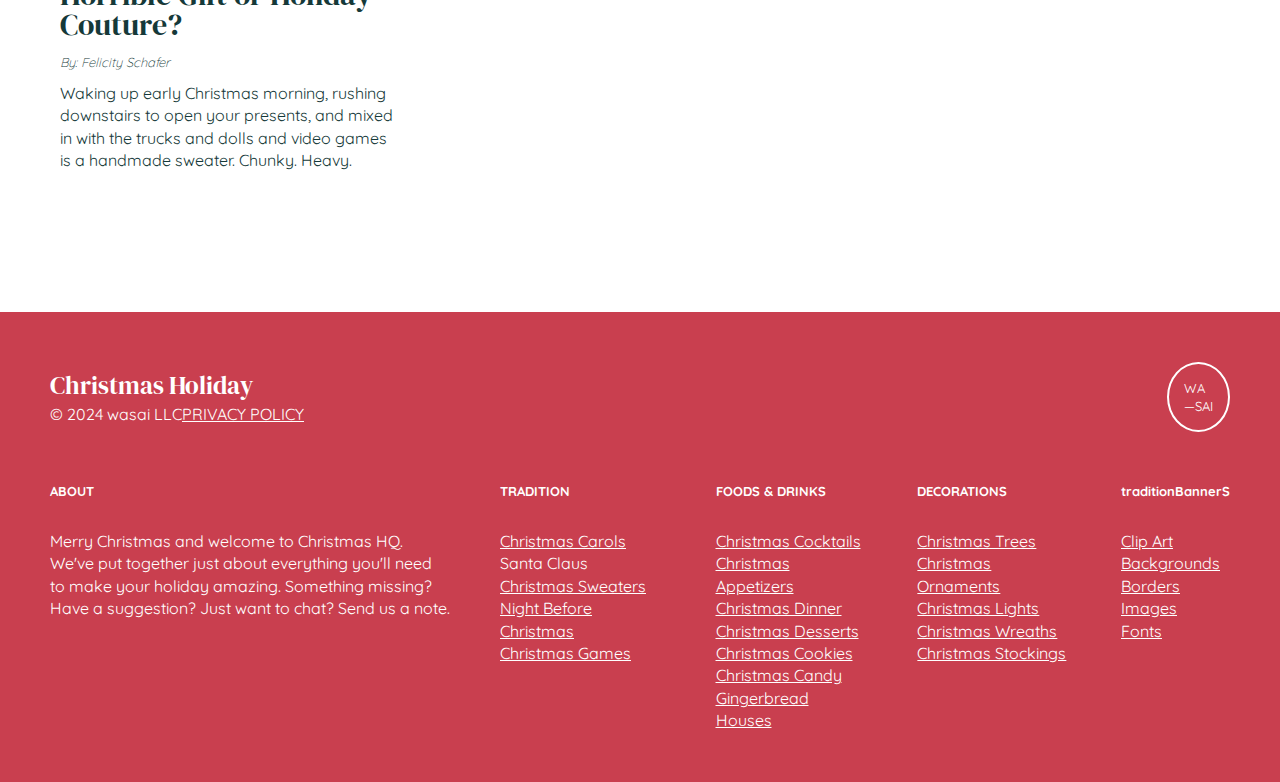
<file: tradition.html>
<!DOCTYPE html>
<html lang="en">
<head>
    <meta charset="UTF-8">
    <meta name="viewport" content="width=device-width, initial-scale=1.0">
    <title>Christmas Holiday</title>
    <link rel="icon" href="./IMG/logo.jpg" />
    <link rel="stylesheet" href="./style.css">
    <link rel="stylesheet" href="https://cdnjs.cloudflare.com/ajax/libs/font-awesome/6.7.1/css/all.min.css">
</head>
<body>
    <!-- HEADER  -->
    <header class="header">
      <div class="container">
          <div class="header__wrapper">
              <div class="header__logo">
                  <a href="./index.html"><i class="fa-solid fa-snowflake"></i> Christmas</a>
              </div>
              <ul class="header__nav">
                <li><a href="./tradition.html" class="active">Tradition</a></li>
                <li><a href="./foods&drinks.html">Foods & Drinks</a></li>
                <li><a href="./design.html">Designs</a></li>
                <li><a href="./carols.html">Carols</a></li>
                <li><a href="./decor.html">Decorations</a></li>
              </ul>
              <div class="toggle__menu">
                <span></span>
                <span></span>
                <span></span>
              </div>
          </div>
      </div>
    </header>

<!-- BANNER -->
<section class="traditionBanner">
  <div class="container">
      <div class="traditionBanner__wrapper">
        <img src="./IMG/christmas-traditions.png" alt="" />
          <h1>Christmas Traditions</h1>
            <h5>
              Celebrate with Santa, Gifts, Games and Poems
            </h5>
      <div class="traditionBanner__card">
        <div class="cards">
          <img src="./IMG/santa-claus.avif" alt="" />
          <div class="card__details">
            <span>Traditions</span>
            <h3>The Legend of Santa Claus</h3>
            <small>By: Tom World</small>
            <p>
              Children the world over eagerly visit Santa Claus in shopping
              malls, write letters to the North Pole, bake cookies on
              Christmas Eve, and wake up early to open presents.
            </p>
          </div>
        </div>
        <div class="cards">
          <img src="./IMG/christmas-games.avif" alt="" />
          <div class="card__details">
            <span>Traditions</span>
            <h3>25 Christmas Games for the Best Holiday Party Ever</h3>
            <small>By: Kathryn Marr</small>
            <p>
              Throwing a Christmas party can be intimidating; how do you
              entertain your guest, especially if they're a mix of ages?
              Fear not, we've complied a comprehensive list of
              Christmas-themed games
            </p>
          </div>
        </div>
        <div class="cards">
          <img src="./IMG/twas-the-night-before-christmas.avif" alt="" />
          <div class="card__details">
            <span>Traditions</span>
            <h3>'Twas the Night Before Christmas (A Visit from St.)'</h3>
            <small>By: Felicity Schafer</small>
            <p>
              Nearly everyone's heard the famous opening lines "Twas the
              night before a Christmas, when all through the house."
            </p>
          </div>
        </div>
        <div class="cards">
          <img src="./IMG/christmas-sweaters.avif" alt="" />
          <div class="card__details">
            <span>Traditions</span>
            <h3>Christmas Sweaters: Horrible Gift or Holiday Couture?</h3>
            <small>By: Felicity Schafer</small>
            <p>
              Waking up early Christmas morning, rushing downstairs to open
              your presents, and mixed in with the trucks and dolls and
              video games is a handmade sweater. Chunky. Heavy.
            </p>
          </div>
        </div>
      </div>

    </div>
  </div>
</section>


   <!-- FOOTER -->
   <footer class="footer">
    <div class="container">
      <div class="footer__wrapper">
        <div class="footer__top">
          <ul>
            <li><h4>Christmas Holiday</h4></li>
            <li>© 2024 wasai LLC<span>Privacy Policy</span></li>
          </ul>
          <p>WA<br />
            —SAI
          </p>
        </div>
        <div class="footer__links">
          <ul>
            <li><small>ABOUT</small></li>
            <li><P>
              Merry Christmas and welcome to Christmas HQ. We've put
            together just about everything you'll need to make your
            holiday amazing. Something missing? Have a suggestion? Just
            want to chat? Send us a note.
            </P>
          </li>
          </ul>
          <div class="footer__links--a">
            <ul>
              <li><small>TRADITION</small></li>
              <li><a href="">Christmas Carols</a></li>
              <li><a href=""></a>Santa Claus</li>
              <li><a href="">Christmas Sweaters</a></li>
              <li><a href="">Night Before Christmas</a></li>
              <li><a href="">Christmas Games</a></li>
            </ul>
            <ul>
              <li><small>FOODS & DRINKS</small></li>
              <li><a href="">Christmas Cocktails</a></li>
              <li><a href="">Christmas Appetizers</a></li>
              <li><a href="">Christmas Dinner</a></li>
              <li><a href="">Christmas Desserts</a></li>
              <li><a href="">Christmas Cookies</a></li>
              <li><a href="">Christmas Candy</a></li>
              <li><a href="">Gingerbread Houses</a></li>
            </ul>
          </div>
          <div class="footer__links--b">
            <ul>
              <li><small>DECORATIONS</small></li>
              <li><a href="">Christmas Trees</a></li>
              <li><a href="">Christmas Ornaments</a></li>
              <li><a href="">Christmas Lights</a></li>
              <li><a href="">Christmas Wreaths</a></li>
              <li><a href="">Christmas Stockings</a></li>
            </ul>
            <ul>
              <li><small>traditionBannerS</small></li>
              <li><a href="">Clip Art</a></li>
              <li><a href="">Backgrounds</a></li>
              <li><a href="">Borders</a></li>
              <li><a href="">Images</a></li>
              <li><a href="">Fonts</a></li>
            </ul>
          </div>
        </div>

      </div>
    </div>
   </footer>

   <script src="./toogle__menu.js"></script>
</body>
</html>
  
</body>
</html>
</file>
<file: style.css>
@import url('https://fonts.googleapis.com/css2?family=DM+Serif+Display:ital@0;1&family=Quicksand:wght@300..700&display=swap');

:root {
    --clr-primary: #153939;
    --clr-secondary: #c93f4f;
    --clr-dark: #2b2b2b;
    --clr-light: #fff;
    --font-primary: "Quicksand", sans-serif;
    --font-secondary: "DM Serif Display", serif;
  }
  
  * {
    -webkit-box-sizing: border-box;
    -moz-box-sizing: border-box;
    box-sizing: border-box;
  }
  *:before,
  *:after {
    -webkit-box-sizing: border-box;
    -moz-box-sizing: border-box;
    box-sizing: border-box;
  }
  html,
  body,
  div,
  span,
  applet,
  object,
  iframe,
  h1,
  h2,
  h3,
  h4,
  h5,
  h6,
  p,
  blockquote,
  pre,
  a,
  abbr,
  acronym,
  address,
  big,
  cite,
  code,
  del,
  dfn,
  em,
  font,
  ins,
  kbd,
  q,
  s,
  samp,
  small,
  strike,
  strong,
  sub,
  sup,
  tt,
  var,
  dl,
  dt,
  dd,
  ol,
  ul,
  li,
  fieldset,
  form,
  label,
  legend,
  table,
  caption,
  tbody,
  tfoot,
  thead,
  tr,
  th,
  td {
    border: 0;
    font-family: inherit;
    font-size: 100%;
    font-style: inherit;
    font-weight: inherit;
    margin: 0;
    outline: 0;
    padding: 0;
    vertical-align: baseline;
    scroll-behavior: smooth;
    list-style: none;
  }
  html {
    font-size: 62.5%;
    height: 100%;
  }
  body {
    color: var(--clr-dark);
    font-family: var(--font-primary);
    font-size: 1.6rem;
    overflow-x: hidden;
    line-height: 1.4;
  }
  table {
    border-collapse: collapse;
    border-spacing: 0;
  }
  article,
  aside,
  footer,
  header,
  nav,
  section,
  time {
    display: block;
  }
  a {
    text-decoration: none;
  }
  img {
    max-width: 100%;
  }
  .container{
    width: 100%;
    max-width: 140rem;
    margin: 0 auto;
    padding: 0 5rem;
  }

  /* HEADER */
  .header{
    padding: 2rem 0;
    box-shadow: rgba(0, 0, 0, 0.24) 0px 3px 8px;
    background-color: var(--clr-light);
  }
  .header__wrapper{
    display: flex;
    justify-content: space-between;
    align-items: center;
  }
  .header__logo a{
    font-size: 3rem;
    font-family: var(--clr-secondary);
    color: var(--clr-primary);
  }
  .header__nav{
    display: flex;
    gap: 3rem;
    text-transform: uppercase;
  }
  .header__nav li a{
    color: var(--clr-primary);
    font-size: 1.4rem;
    position: relative;
  }
  .header__nav li a::after {
    position: absolute;
    content: " ";
    width: 0;
    height: 3px;
    background-color: var(--clr-secondary);
    left: 0;
    bottom: -3.1rem;
    transition: all .3s ease;
  }
  .header__nav li a:hover::after,
  .header__nav li a.active::after {
    width: 100%;
  }

/* HEADER MOBILE */
.header .toggle__menu span {
  background-color: var(--clr-primary);
  width: 3rem;
  height: 0.3rem;
  display: block;
  border: 2px solid var(--clr-primary);
  border-radius: 1rem;
  transition: all 0.5s ease;
}
.header .toggle__menu {
  display: none;
}

@media screen and (max-width: 520px) {
  .header .toggle__menu {
    display: flex;
    flex-direction: column;
    gap: 0.5rem;
  }
  .header {
    position: fixed;
    width: 100%;
    background-color: var(--clr-light);
    z-index: 99;
  }
  .header__nav {
    position: fixed;
    flex-direction: column;
    background-color: var(--clr-light);
    top: 0;
    text-align: center;
    justify-content: center;
    align-items: center;
    width: 100%;
    height: 100vh;
    margin-top: 22rem;
    transform: translateY(-14rem);
    z-index: 99;
    right: -100%;
    transition: all.5s ease;
  }
  .header__nav.open {
    right: 0;
  }
  .header img {
    width: 10rem;
  }
  .header__nav li a {
    font-size: 2rem;
  }
  .header__nav li a::after {
    background-color: unset;
  }
  .header__nav li a:hover,
  .header__nav li a.active {
    color: var(--clr-secondary);
  }
  .toggle__menu.open span:first-child {
    transform: translate(0, 6px) rotate(225deg);
    transition: all 0.5s ease;
  }
  .toggle__menu.open span:nth-child(2) {
    opacity: 0;
    transition: all 0.5s ease;
  }
  .toggle__menu.open span:last-child {
    transform: translate(0, -11px) rotate(-225deg);
    transition: all 0.5s ease;
  }
}


  /* HOME BANNER */
.homeBanner{
    padding-top: 7rem;
    background-color: var(--clr-primary);
    height: 72rem;
  }
 .homeBanner__wrapper h1{
font-family: var(--font-secondary);
    color: var(--clr-light);
    font-size: 8rem;
    text-align: center;
    margin-bottom: 5rem;
  }
.homeBanner__wrapper p{
    max-width: 60rem;
    color: var(--clr-light);
    margin: 0 auto;
    text-align: center;
  }
  .homeBanner img {
    margin: 10rem 0;
    width: 100%;
  } 
  /* HOME BANNER MOBILE */ 
  @media screen and (max-width: 520px){
  .homeBanner{
    padding-top: 10rem;
    height: 50rem;
  } 
  .homeBanner h1{
    font-size: 3rem;
  }
  .homeBanner img {
    margin-top: 10rem;
    margin-bottom: 0;
  }
  .homeBanner p {
    max-width: 40rem;
  }
  }
  
  /* HOME HOLIDAY */
  .homeHoliday{
    padding-top: 5rem;
    margin-top: 10rem;
  }
  .homeHoliday__wrapper{
    display: grid;
    grid-template-columns: 2.5fr 1fr;
    gap: 5rem;
  }
  .homeHoliday__left{
    border-right: 1px solid rgba(18, 17, 17, 0.1);
    padding-right: 5rem;
  }
  .homeHoliday__left small{
    color: var(--clr-secondary);
    font-size: 1.4rem;
    font-weight: 500;
  }
  .homeHoliday__left h2{
    font-size: 5rem;
    font-family: var(--font-secondary);
    color: var(--clr-primary);
    line-height: 5rem;
    max-width: 50rem;
    padding: 1.3rem 0;
  }
  .homeHoliday__cards{
    padding: 5rem 0;
    display: grid;
    grid-template-columns: 1fr 1fr;
    gap: 3rem;
  }
  .homeHoliday__right{
    margin-top: 70rem;
  }
  .homeHoliday__right h4{
    font-size: 2.5rem;
    margin-bottom: 2rem;
    color: var(--clr-primary);
  }

  /* HOME HOLIDAY MOBILE */
  @media screen and (max-width: 520px) {
    .homeHoliday__left h2{
      font-size: 3rem;
      line-height: 4rem;
    }
    .homeHoliday__cards {
      grid-template-columns: 1fr;
      gap: 1rem;
    }
    .homeHoliday__wrapper {
      grid-template-columns: 1fr;
      gap: unset;
    }
    .homeHoliday__left {
      border-right: unset;
      padding-right: unset;
    }
    .homeHoliday__right,
    .homeHoliday {
      margin-top: unset;
    }
  }

  /* HOME DESIGN */
  .homeDesign{
    padding: 5rem 0;
    margin-bottom: 10rem;
  }
  .homeDesign__wrapper{
    background-color: var(--clr-secondary);
    color: var(--clr-light);
    height: 68rem;
    padding: 5rem 7rem;
    text-align: center;
    position: relative;
  }
  .homeDesign__details small{
    font-size: 1.3rem;
  }
  .homeDesign__details h2{
    font-size: 5rem;
    font-family: var(--font-secondary);
    margin-bottom: 3rem;
  }
  .homeDesign__details p {
    max-width: 60rem;
    margin: 0 auto;
  }
  .homeDesign__img {
    margin-bottom: 8.1em;
  }
  .homeDesign__img img:first-child{
    position: absolute;
    left: 10rem;
    top: 7rem;
    width: 25rem;
  }
  .homeDesign__img img:last-child{
    position: absolute;
    right: 10rem;
    top: 7rem;
    width: 25rem; 
  }
  .homeDesign__content{
    border-top: 4px solid var(--clr-secondary);
    background-color: var(--clr-light);
    box-shadow: rgba(149, 157, 165, 0.2) 0px 8px 24px;
    display: flex;
  }
  .homeDesign__card{
    display: flex;
    flex-direction: column;
    gap: 2rem;
    color: var(--clr-dark);
    padding: 3rem 2rem;
    text-align: left;
    border-right: rgba(18, 17, 17, 0.1);
  }
  .homeDesign__card h4{
    font-family: var(--font-secondary);
    font-size: 2.5rem;
  }
  .homeDesign__card small{
    font-size: 1.3rem;
    font-style: italic;
    font-weight: 200;
    color: var(--clr-primary);
  }
  /* HOME DEIGN MOBILE */
  @media screen and (max-width: 520px) {
    .homeDesign__img {
      display: none;
    }
    .homeDesign__content {
      margin-top: 5rem;
      flex-direction: column;
      background-color: unset;
      box-shadow: unset;
    }    
    .homeDesign__wrapper {
      height: 100%;
    }
    .homeDesign__card {
      background-color: var(--clr-light);
      margin-bottom: 2rem;
      box-shadow: rgba(149, 157, 165, 0.2) 0px 8px 24px;
    }
    .homeDesign__details h2 {
      font-size: 3rem;
    }
    .homeDesign {
      margin-bottom: unset;
    }
  }
  /* HOME TRADITION */
  .homeTradition {
    padding: 5rem 0;
  }
  .homeTradition__wrapper{
    display: grid;
    grid-template-columns: 2.5fr 1.3fr;
    gap: 5rem;
  }
  .homeTradition__item{
    display: flex;
    align-items: center;
    gap: 3rem;
    margin-bottom: 3.5rem;
  }
  .homeTradition__item img {
    width: 35rem;
  }
  .homeTradition__item span {
    color: var(--clr-secondary);
    font-size: 1.4rem;
    font-weight: 500;
  }
  .homeTradition__item small h4{
    font-size: 2.5rem;
    font-family: var(--font-secondary);
    line-height: 3rem;
    color: var(--clr-primary);
  }
  .homeTradition__item p {
    margin-top: 1rem;
    color: var(--clr-primary);
  }
  .homeTradition__item--title {
    margin-bottom: 2rem;
  }
  .homeTradition__mail{
    border-image: url(./IMG/border.png) 5 fill;
    height: 67rem;
    display: flex;
    flex-direction: column;
    align-items: center;
    justify-content: center;
  }
  .homeTradition__mail small {
    color: var(--clr-primary);
    font-family: var(--font-secondary);
    font-size: 1.3rem;
  }
  .homeTradition__mail h2 {
    color: var(--clr-primary);
    font-family: var(--font-secondary);
    font-size: 5rem;
    margin: 1rem 0;
  }
  .homeTradition__mail--info {
    display: flex;
    flex-direction: column;
    gap: 1rem;
    padding: 2rem 0;
  }
  .homeTradition__mail--info input {
    padding: 1rem 2rem;
    outline-color: var(--clr-primary);
  }
  .homeTradition__mail--info input::placeholder {
    color: var(--clr-primary);
  }
  .homeTradition__flakes {
    color: var(--clr-primary);
    position: relative;
  }
  .flakes-1{
    position: absolute;
    font-size: 5rem;
    left: 16rem;
    top: 30rem;
    clip-path: rect(10px 19px 90% 0%);
  }
  .flakes-2 {
    position: absolute;
    font-size: 5rem;
    bottom: 13.2rem;
    right: 12rem;
    clip-path: rect(30px 50px 90% 0%);
  }
  .flakes-3 {
    position: absolute;
    font-size: 3rem;
    top: 25rem;
    right: 10rem;
  }
  .flakes-4 {
    position: absolute;
    font-size: 3rem;
    bottom: 10rem;
    left: 10rem;
  }
  .flakes-5 {
    position: absolute;
    font-size: 2rem;
    bottom: 5rem;
    right: 10rem;
  }

  /* HOME TRADITION MOBILE */
  @media screen and (max-width: 520px) {
    .homeTradition__wrapper {
      grid-template-columns: 1fr;
    }
    .homeTradition__item {
      flex-direction: column;
    }
    .homeTradition__item img {
      width: 100%;
    }
    .flakes-1 {
      left: 14rem;
    }
  }
   /* HOME CAROLS */
  .homeCarols {
    padding: 5rem 0;
    margin-bottom: 10rem;
  }
  .homeCarols__wrapper {
    background-color: var(--clr-secondary);
    color: var(--clr-light);
    height: 55rem;
    padding: 5rem 7rem;
    text-align: center;
    position: relative;
  }
  .homeCarols__details small {
    font-size: 1.3rem;
  }
  .homeCarols__details h2 {
    font-family: var(--font-secondary);
    font-size: 5rem;
    margin-bottom: 3rem;
  }
  .homeCarols__details p {
    max-width: 60rem;
    margin: 0 auto;
  }
  .homeCarols__img {
    margin-bottom: 8.1rem;
  }
  .homeCarols__img img:first-child {
    position: absolute;
    left: 10rem;
    top: 7rem;
    width: 25rem;
  }
  .homeCarols__img img:last-child {
    position: absolute;
    right: 10rem;
    top: 7rem;
    width: 25rem;
  }
  .homeCarols__content {
    border-top: 4px solid var(--clr-secondary);
    background-color: var(--clr-light);
    display: flex;
    box-shadow: rgba(149, 157, 165, 0.2) 0px 8px 24px;
  }
  .homeCarols__item {
    padding: 2rem 3rem;
    border-right: 1px solid rgba(18, 17, 17, 0.1);
  }
  .homeCarols__item:last-child {
    border-right: none;
  }
  .homeCarols__item ul {
    color: var(--clr-primary);
    display: flex;
    align-items: center;
    text-align: left;
    gap: 1rem;
    margin-bottom: 3rem;
  }
  .homeCarols__item ul:last-child {
    margin-bottom: 0;
  }
  .homeCarols__item span {
    padding: 0.7rem 1.3rem;
    letter-spacing: -0.1rem;
    background-color: var(--clr-secondary);
    color: var(--clr-light);
    border-radius: 100%;
  }
  .homeCarols__item p {
    font-family: var(--font-secondary);
    color: var(--clr-primary);
    line-height: 1.5rem;
  }
  .homeCarols__item small {
    color: var(--clr-primary);
    font-size: 1.2rem;
  }

  /* HOME CAROLS MOBILE */
  @media screen and (max-width: 520px) {
    .homeCarols__img {
      display: none;
    }
    .homeCarols__details h2 {
      font-size: 3rem;
    }
    .homeCarols__content {
      margin-top: 5rem;
      flex-direction: column;
      background-color: unset;
      box-shadow: unset;
    }
    .homeCarols__wrapper {
      height: 100%;
    }
    .homeCarols__item {
      border-right: unset;
      background-color: var(--clr-light);
      margin-bottom: 2rem;
    }
    .homeCarols {
      margin-bottom: unset;
    }
  }
  /* HOME DECORATIONS */
  .homeDecorations{
    padding-top: 5rem;
    margin-top: 5rem;
  }
  .homeDecorations__wrapper{
    display: grid;
    grid-template-columns: 2.5fr 1fr;
    gap: 5rem;
  }
  .homeDecorations__left {
    border-right: 1px solid rgba(18, 17, 17, 0.1);
    padding-right: 5rem;
  }
  .homeDecorations__left small{
    color: var(--clr-secondary);
    font-size: 1.4rem;
    font-weight: 500;
  }
  .homeDecorations__left h2 {
    font-size: 5rem;
    font-family: var(--font-secondary);
    line-height: 5rem;
    max-width: 50rem;
    padding: 1.3rem 0;
  }
  .homeDecorations__right h4{
    font-size: 2.5rem;
    color: var(--clr-primary);
  }

   /* HOME DECORATIONS MOBILE */
   @media screen and (max-width: 520px) {
    .homeDecorations__left h2{
      font-size: 3rem;
      line-height: 4rem;
    }
    .homeDecorations__cards {
      grid-template-columns: 1fr;
      gap: 3rem;
    }
    .homeDecorations__wrapper {
      grid-template-columns: 1fr;
      gap: unset;
    }
    .homeDecorations__left {
      border-right: unset;
      padding-right: unset;
    }
    .homeDecorations {
      margin-top: unset;
    }
  }
  
  /* FOOTER */
  .footer {
    padding: 5rem 0;
    background-color: var(--clr-secondary);
    color: var(--clr-light);
    margin-top: 3rem;
  }
  .footer__top {
    display: flex;
    justify-content: space-between;
    align-items: center;
    margin-bottom: 5rem;
  }
  .footer__top h4 {
    font-size: 2.5rem;
    font-family: var(--font-secondary);
  }
  .footer__top p{
    border: 2px solid var(--clr-light);
    padding: 1.5rem;
    border-radius: 50%;
    font-size: 1.3rem;
  }
  .footer__top span {
    text-decoration: underline;
    text-transform: uppercase;
  }
  .footer__links {
    display: flex;
    gap: 5rem;
  }
  .footer__links ul:first-child {
    max-width: 40rem;
  }
  .footer__links ul li:first-child {
    margin-bottom: 3rem;
    font-size: 1.3rem;
    font-weight: 700;
  }
  .footer__links--a ul li a,
  .footer__links--b ul li a {
    text-decoration: underline;
    color: var(--clr-light);
  }
  .footer__links--a,
  .footer__links--b {
    display: flex;
    gap: 5rem;
  }

  /* FOOTER */
  @media screen and (max-width: 520px){
    .footer__links {
    flex-direction: column;
    justify-content: center;
    } 
  } 
   
/* DESIGN BANNER */
.designBanner {
  padding: 5rem 0;
}
.designBanner__wrapper {
  display: flex;
  flex-direction: column;
  align-items: center;
  justify-content: center;
}
.designBanner h1 {
  font-size: 8rem;
  color: var(--clr-primary);
  letter-spacing: -0.5rem;
}
.designBanner H5 {
  color: var(--clr-secondary);
  font-style: italic;
  font-weight: 200;
  font-size: 2rem;
  font-family: var(--font-secondary);
  max-width: 48rem;
  text-align: center;
}

/* DESIGN ART */
.art {
  padding: 5rem 0;
}
.art h2 {
  font-family: var(--font-secondary);
  font-size: 5rem;
  text-align: center;
}
.art__title {
  padding-top: 5rem;
  display: flex;
  justify-content: center;
  color: var(--clr-light);
}
.art__wrapper {
  background-color: var(--clr-secondary);
  height: 60rem;
  margin-bottom: 10rem;
}
.grid {
  box-shadow: rgba(14, 30, 37, 0.12) 0px 2px 4px 0px,
    rgba(14, 30, 37, 0.32) 0px 2px 16px 0px;
  background-color: var(--clr-light);
  display: flex;
  flex-direction: column;
  align-items: start;
  transition: all 0.5s ease;
  z-index: 1;
}
.grid:hover {
  transform: translateY(-2rem);
  transition: all 0.5s ease;
}
.grid img {
  display: block;
  width: 100%;
  height: 100%;
  z-index: 99;
  transition: all 0.5s ease;
  object-fit: cover;
  overflow: hidden;
  border-bottom: 4px solid var(--clr-secondary);
}
.grid__text {
  padding: 1rem;
  background-color: var(--clr-light);
}
.grid__text h5 {
  font-family: var(--font-secondary);
  font-size: 2rem;
  color: var(--clr-primary);
}
.grid__text a {
  font-size: 1.2rem;
  color: var(--clr-secondary);
}
.art--a {
  grid-area: a;
}
.art--b {
  grid-area: b;
}
.art--c {
  grid-area: c;
}
.art--d {
  grid-area: d;
}
.art--e {
  grid-area: e;
}
.art--f {
  grid-area: f;
}
.art--g {
  grid-area: g;
}
.art__content {
  padding: 5rem;
  display: grid;
  grid-template-areas:
    "a c e e f"
    "b d e e g";
  gap: 3rem;
  place-content: center;
}
.art--e h2 {
  font-family: var(--font-secondary);
  color: var(--clr-primary);
  font-size: 5rem;
  text-align: left;
  line-height: 7rem;
}
.art--e > .grid__text {
  padding: 2rem;
}
.art--g {
  display: flex;
  flex-direction: column;
  justify-content: center;
  align-items: center;
  color: var(--clr-secondary);
  background-color: var(--clr-light);
}
.art--g:hover {
  color: var(--clr-light);
  background-color: var(--clr-secondary);
}
.art--g h3 {
  font-size: 3rem;
  font-family: var(--font-secondary);
}

/* DESIGN ART - MOBILE */
@media screen and (max-width: 520px) {
  .designBanner {
    padding-top: 10rem;
  }
  .designBanner h1 {
    font-size: 4rem;
    margin-bottom: 1rem;
    letter-spacing: unset;
  }
  .art {
    padding: 2.5rem 0;
  }
  .art__wrapper {
    height: 100%;
    margin-bottom: unset;
  }
  .art__content {
    grid-template-areas: 
    "a"
    "b"
    "c"
    "d"
    "e"
    "f"
    "g";
  }
  .art--e h2{
    font-size: 2rem;
    line-height: unset;
  }
  .art--e > .grid__text {
    padding: 1rem;
  }
  .grid:hover {
    transform: unset;
  }
}

/* TRADITION BANNER */
.traditionBanner{
  padding: 5rem 0;
}
.traditionBanner__wrapper{
  display: flex;
  flex-direction: column;
  align-items: center;
  justify-content: center;
}
.traditionBanner h1{
  font-size: 8rem;
  color: var(--clr-primary);
  letter-spacing: -0.5rem;
}
.traditionBanner h5{
  color: var(--clr-secondary);
  font-style: italic;
  font-weight: 200;
  font-size: 2rem;
  font-family: var(--font-secondary);
  max-width: 48rem;
  text-align: center;
}
.traditionBanner img{
  width: 40%;
  margin-bottom: 5rem;
}
.traditionBanner__card{
  margin-top: 5rem;
  padding: 5rem 0;
  display: grid;
  grid-template-columns: 1fr 1fr 1fr;
  gap: 5rem;
}
.traditionBanner__card img{
  width: 100rem;
  margin-bottom: 0.4rem;
}


/* TRADITION MOBILE */
@media screen and (max-width: 520px){
  .traditionBanner{
    padding-top: 10rem;
  }
  .traditionBanner h1{
    font-size: 3.9rem;
    margin-bottom: 0.5rem;
    letter-spacing: unset;
  }
  .traditionBanner h5{
    font-size: 2rem;
    letter-spacing: -0.1rem;
  }
  .tradition{
    padding: 2.5rem 0;
  }
  .traditionBanner__card h2{
    font-size: 3rem;
    line-height: 4rem;
   }
   .traditionBanner__card{
    grid-template-columns: 1fr;
    gap: 3rem;
   }
   .tradition__wrapper{
    grid-template-columns: 1fr;
    gap: unset;
   }
   .traditionBanner img{
    width: 100%;
}
}

/* CAROLS BANNER */
.carolsBanner{
  padding: 5rem 0;
}
.carolsBanner__wrapper{
  display: flex;
  flex-direction: column;
  align-items: center;
  justify-content: center;
}
.carolsBanner h1{
  font-size: 8rem;
  color: var(--clr-primary);
  letter-spacing: -0.5rem;
}
.carolsBanner h5{
  color: var(--clr-secondary);
  font-style: italic;
  font-weight: 200;
  font-size: 2rem;
  font-family: var(--font-secondary);
  max-width: 48rem;
  text-align: center;
}
.carolsBanner img{
  width: 40%;
  margin-bottom: 5rem;
}
.carolsBanner__card{
  margin-top: 5rem;
  padding: 5rem 0;
  display: grid;
  grid-template-columns: 1fr 1fr 1fr;
  gap: 5rem;
}
.carolsBanner__card img{
  width: 100rem;
  margin-bottom: 0.4rem;
}


/* CAROLS MOBILE */
@media screen and (max-width: 520px){
  .carolsBanner{
    padding-top: 10rem;
  }
  .carolsBanner h1{
    font-size: 5rem;
    margin-bottom: 0.5rem;
    letter-spacing: -0.5rem;
    line-height: 4rem;
  }
  .carolsBanner h5{
    font-size: 2rem;
    letter-spacing: 0rem;
  }
  .carols{
    padding: 2.5rem 0;
  }
  .carolsBanner__card h2{
    font-size: 3rem;
    line-height: 4rem;
   }
   .carolsBanner__card{
    grid-template-columns: 1fr;
    gap: 3rem;
   }
   .carols__wrapper{
    grid-template-columns: 1fr;
    gap: unset;
   }
   .carolsBanner img{
    width: 100%;
}
}

/* F&D BANNER */
.fndBanner {
  padding: 1rem 0;
  margin-bottom: 10rem;
}
.fndBanner__wrapper {
  align-items: center;
  justify-content: center;
  display: flex;
  padding: 5rem;
  flex-direction: column;
}
.fndBanner__wrapper img {
  width: 50rem;
  height: 35rem;
}

.fndBanner__wrapper h1 {
  font-size: 8rem;
  color: var(--clr-primary);
  letter-spacing: -0.5rem;
  text-align: center;
  margin-top: 5rem;
}
.fndBanner h5 {
  color: var(--clr-secondary);
  font-style: italic;
  font-weight: 200;
  font-size: 2rem;
  font-family: var(--font-secondary);
  text-align: center;
}

/* F&D CARDS */
.fndContent__wrapper {
  display: grid;
  grid-template-columns: 1fr 1fr 1fr;
  gap: 5rem;
  flex-direction: column;
  margin-bottom: 5rem;
  margin-top: -5rem;
}

/* F&D - MOBILE */
@media screen and (max-width: 520px) {
  .fndBanner {
    padding-top: 5rem;
  }
  .fndBanner img {
    max-width: 55rem;
  }
  .fndBanner h1 {
    font-size: 5rem;
  }
  .fndBanner__wrapper {
    padding: 5rem 0;
  }
  .fndBanner h5 {
    font-size: 1.8rem;
  }
  .fndContent__wrapper {
    grid-template-columns: 1fr;
    gap: 3rem;
  }
}

/* DECORS BANNER */
.decorsBanner{
  padding: 5rem 0;
}
.decorsBanner__wrapper{
  display: flex;
  flex-direction: column;
  align-items: center;
  justify-content: center;
}
.decorsBanner h1{
  font-size: 8rem;
  color: var(--clr-primary);
  letter-spacing: -0.5rem;
}
.decorsBanner h5{
  color: var(--clr-secondary);
  font-style: italic;
  font-weight: 200;
  font-size: 2rem;
  font-family: var(--font-secondary);
  max-width: 48rem;
  text-align: center;
}
.decorsBanner img{
  width: 40%;
  margin-bottom: 5rem;
}
.decorsBanner__card{
  margin-top: 5rem;
  padding: 5rem 0;
  display: grid;
  grid-template-columns: 1fr 1fr 1fr;
  gap: 5rem;
}
.decorsBanner__card img{
  width: 100rem;
  margin-bottom: 0.4rem;
}


/* DECORS MOBILE */
@media screen and (max-width: 520px){
  .decorsBanner{
    padding-top: 10rem;
  }
  .decorsBanner h1{
    font-size: 5rem;
    margin-bottom: 0.5rem;
    letter-spacing: -0.5rem;
    line-height: 4rem;
    text-align: center;
  }
  .decorsBanner h5{
    font-size: 2rem;
    letter-spacing: 0rem;
  }
  .decors{
    padding: 2.5rem 0;
  }
  .decorsBanner__card h2{
    font-size: 3rem;
    line-height: 4rem;
   }
   .decorsBanner__card{
    grid-template-columns: 1fr;
    gap: 3rem;
   }
   .decors__wrapper{
    grid-template-columns: 1fr;
    gap: unset;
   }
   .decorsBanner img{
    width: 100%;
}
}

  /* REPEATABLE PATTERNS */
  .btn{
    background-color: transparent;
    color: transparent;
  }
  .btn.bg--red{
    padding: 1rem 3rem;
    background-color: var(--clr-secondary);
    font-size: 1.2rem;
    text-align: center;
    color: var(--clr-light);
    transition: all 0.5s ease-in-out;
    transition-delay: 0.5s;
  }
  .btn.bg--red:hover span{
    position: relative;
    left: 0.5rem;
    transition: all 0.5s ease-in-out;
    transition-delay: 0.5s;
  }
  p > span {
    text-decoration: underline;
  }
  .btn.bg--green {
    padding: 1rem 1.5rem;
    background-color: var(--clr-primary);
    font-size: 1.2rem;
    color: var(--clr-light);
    transition: all 0.5s ease-in-out;
    transition-delay: 0.5s;
  }
  /* card */
  .card img{
    border-bottom: 4px solid var(--clr-secondary);
  }
  .card__details{
    padding: 1rem;
  }
  .card__details span{
    color: var(--clr-secondary);
  }
  .card__details h3{
    font-size: 3rem;
    line-height: 3rem;
    font-family: var(--font-secondary);
    color: var(--clr-primary);
    padding: 1rem 0;
  }
  .card__details small{
    font-size: 1.3rem;
    font-style: italic;
    font-weight: 200;
    color: var(--clr-primary);
  }
  .card__details p{
    color: var(--clr-primary);
    margin-top: 1rem;
  }
  .item {
    display: flex;
    align-items: center;
    gap: 3rem;
    margin-bottom: 2rem;
  }
  .item img {
    width: 10rem;
    height: 10rem;
    object-fit: cover;
  }
  .item__details h5 {
    font-size: 2rem;
    font-family: var(--font-secondary);
    line-height: 2rem;
    margin-bottom: 0.5rem;
  }
  .item__details small {
    font-size: 1.3rem;
    font-style: italic;
    font-weight: 200;
    color: var(--clr-primary);
  }
</file>
